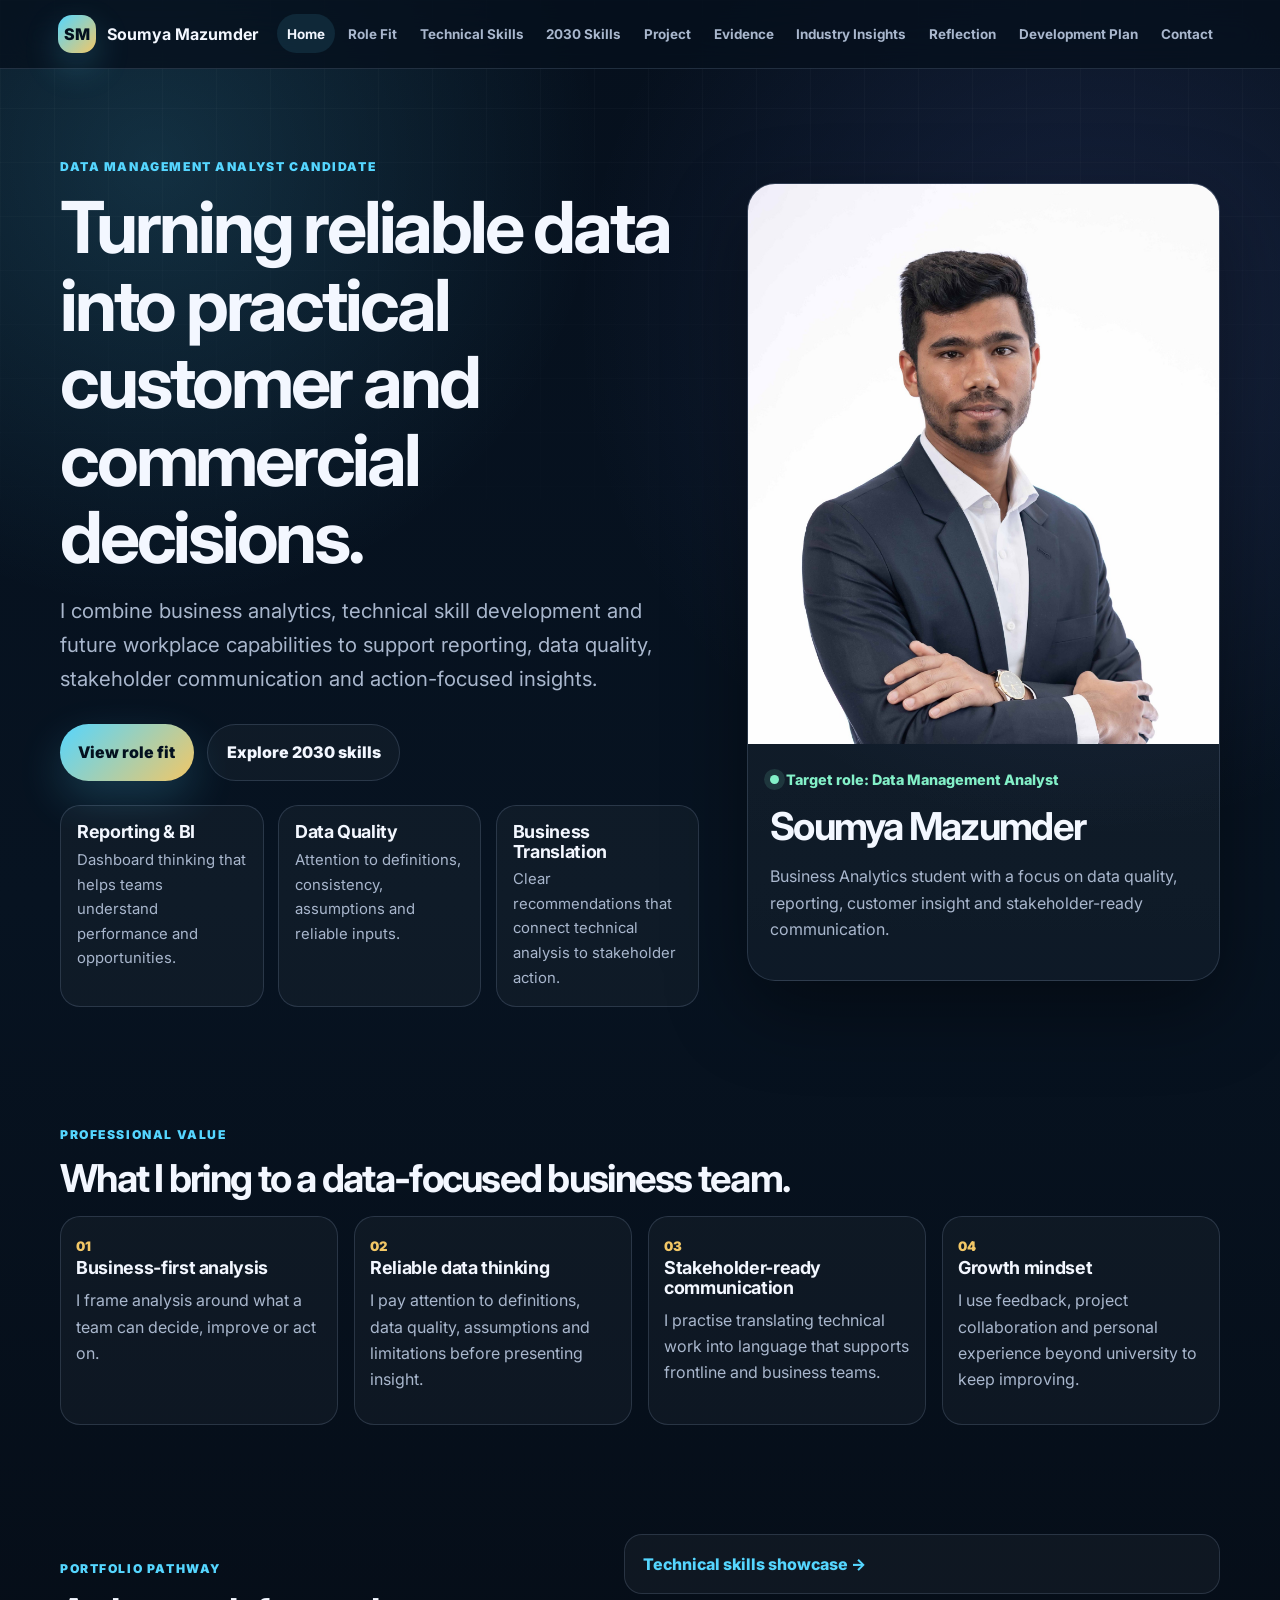
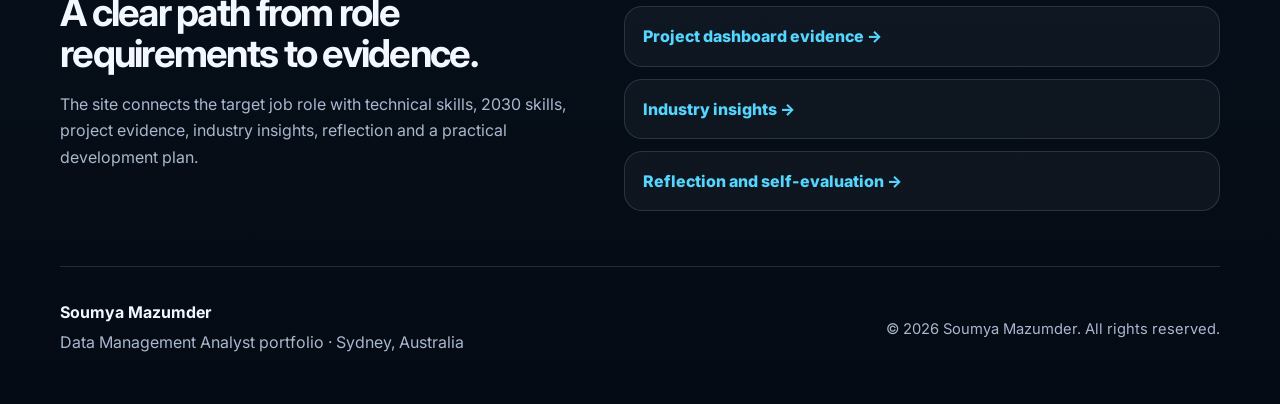
<file: index.html>
<!doctype html>
<html lang="en">
<head>
  <meta charset="utf-8">
  <meta name="viewport" content="width=device-width,initial-scale=1">
  <meta name="description" content="Data Management Analyst portfolio focused on data quality, customer value and stakeholder-ready insight.">
  <title>Professional Portfolio | Soumya Mazumder</title>
  <link rel="preconnect" href="https://fonts.googleapis.com">
  <link rel="preconnect" href="https://fonts.gstatic.com" crossorigin>
  <link href="https://fonts.googleapis.com/css2?family=Inter:wght@400;500;600;700;800;900&display=swap" rel="stylesheet">
  <link rel="stylesheet" href="styles.css">
  <script defer src="script.js"></script>
</head>
<body>
<header class="site-header" id="top">
  <a class="brand" href="index.html" aria-label="Home"><span>SM</span><b>Soumya Mazumder</b></a>
  <button class="menu-toggle" aria-label="Open navigation" aria-expanded="false">☰</button>
  <nav class="nav" aria-label="Main navigation">
    <a href="index.html">Home</a>
    <a href="role-fit.html">Role Fit</a>
    <a href="technical-skills.html">Technical Skills</a>
    <a href="core-skills.html">2030 Skills</a>
    <a href="project.html">Project</a>
    <a href="evidence.html">Evidence</a>
    <a href="industry-insights.html">Industry Insights</a>
    <a href="reflection.html">Reflection</a>
    <a href="development-plan.html">Development Plan</a>
    <a href="contact.html">Contact</a>
  </nav>
</header>
<main>
<section class="hero">
  <div class="hero-copy reveal">
    <p class="eyebrow">Data Management Analyst Candidate</p>
    <h1>Turning reliable data into practical customer and commercial decisions.</h1>
    <p class="lead">I combine business analytics, technical skill development and future workplace capabilities to support reporting, data quality, stakeholder communication and action-focused insights.</p>
    <div class="hero-actions">
      <a class="btn primary magnetic" href="role-fit.html">View role fit</a>
      <a class="btn secondary magnetic" href="core-skills.html">Explore 2030 skills</a>
    </div>
    <div class="capability-snapshot">
      <article><h3>Reporting & BI</h3><p>Dashboard thinking that helps teams understand performance and opportunities.</p></article>
      <article><h3>Data Quality</h3><p>Attention to definitions, consistency, assumptions and reliable inputs.</p></article>
      <article><h3>Business Translation</h3><p>Clear recommendations that connect technical analysis to stakeholder action.</p></article>
    </div>
  </div>
  <aside class="profile-hero reveal">
    <img src="profile.jpg" alt="Professional profile photo of Soumya Mazumder">
    <div>
      <p class="status">Target role: Data Management Analyst</p>
      <h2>Soumya Mazumder</h2>
      <p>Business Analytics student with a focus on data quality, reporting, customer insight and stakeholder-ready communication.</p>
    </div>
  </aside>
</section>

<section class="section reveal">
  <p class="eyebrow">Professional value</p>
  <h2>What I bring to a data-focused business team.</h2>
  <div class="value-grid">
    <article><span>01</span><h3>Business-first analysis</h3><p>I frame analysis around what a team can decide, improve or act on.</p></article>
    <article><span>02</span><h3>Reliable data thinking</h3><p>I pay attention to definitions, data quality, assumptions and limitations before presenting insight.</p></article>
    <article><span>03</span><h3>Stakeholder-ready communication</h3><p>I practise translating technical work into language that supports frontline and business teams.</p></article>
    <article><span>04</span><h3>Growth mindset</h3><p>I use feedback, project collaboration and personal experience beyond university to keep improving.</p></article>
  </div>
</section>

<section class="section two-col reveal">
  <div>
    <p class="eyebrow">Portfolio pathway</p>
    <h2>A clear path from role requirements to evidence.</h2>
    <p>The site connects the target job role with technical skills, 2030 skills, project evidence, industry insights, reflection and a practical development plan.</p>
  </div>
  <div class="quick-links">
    <a href="technical-skills.html">Technical skills showcase →</a>
    <a href="project.html">Project dashboard evidence →</a>
    <a href="industry-insights.html">Industry insights →</a>
    <a href="reflection.html">Reflection and self-evaluation →</a>
  </div>
</section>
</main><footer class="site-footer">
  <div>
    <strong>Soumya Mazumder</strong>
    <p>Data Management Analyst portfolio · Sydney, Australia</p>
  </div>
  <p class="copyright">© 2026 Soumya Mazumder. All rights reserved.</p>
</footer></body></html>
</file>
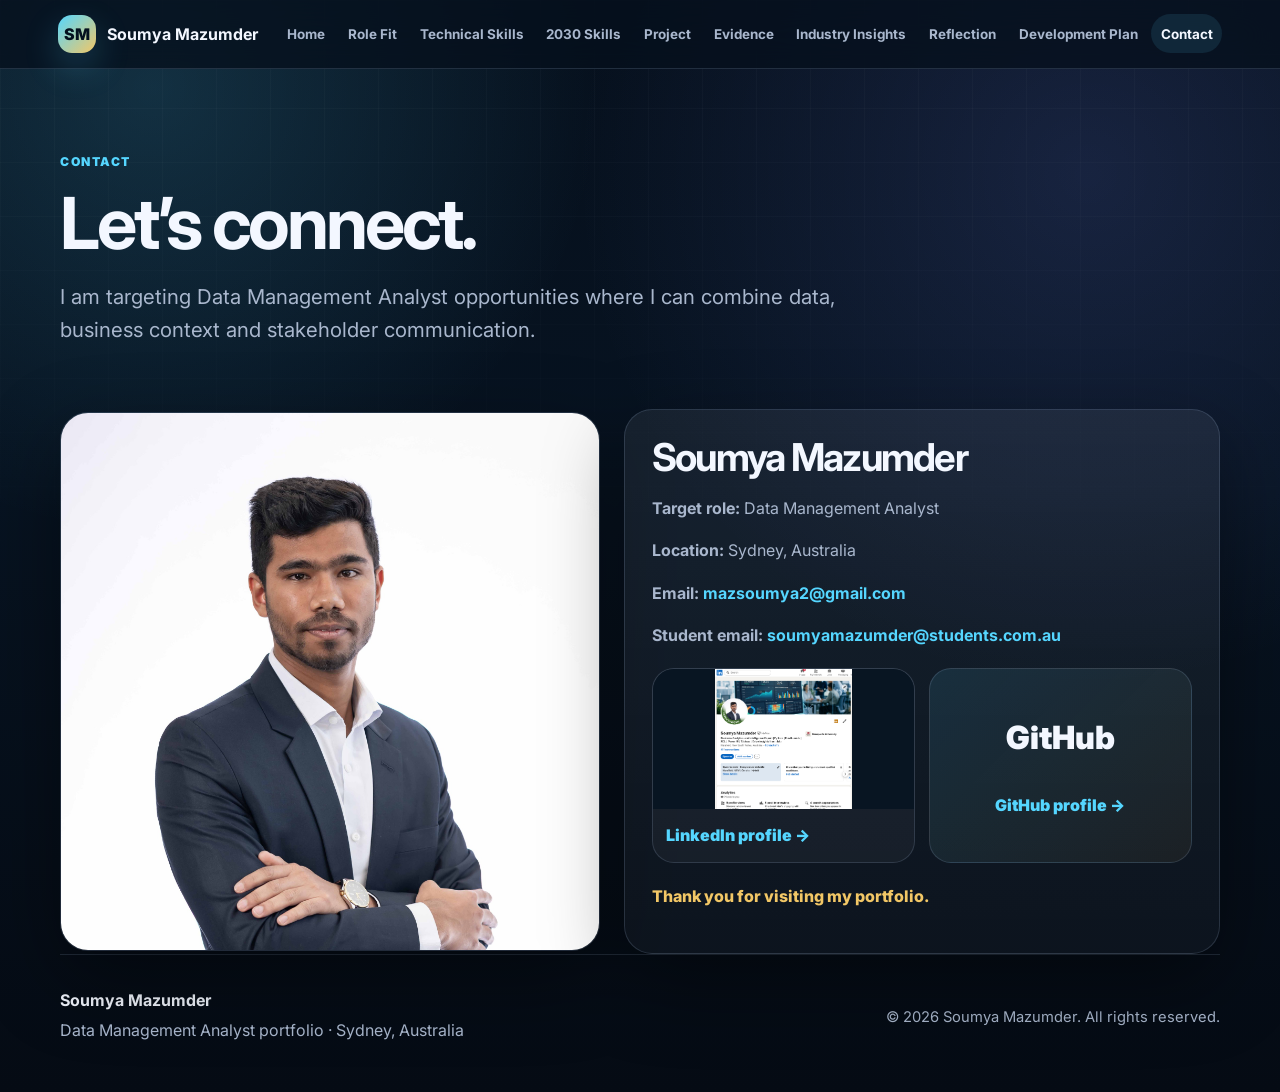
<file: contact.html>
<!doctype html>
<html lang="en">
<head>
  <meta charset="utf-8">
  <meta name="viewport" content="width=device-width,initial-scale=1">
  <meta name="description" content="Contact details for Soumya Mazumder including email, student email, LinkedIn and GitHub.">
  <title>Contact | Soumya Mazumder</title>
  <link rel="preconnect" href="https://fonts.googleapis.com">
  <link rel="preconnect" href="https://fonts.gstatic.com" crossorigin>
  <link href="https://fonts.googleapis.com/css2?family=Inter:wght@400;500;600;700;800;900&display=swap" rel="stylesheet">
  <link rel="stylesheet" href="styles.css">
  <script defer src="script.js"></script>
</head>
<body>
<header class="site-header" id="top">
  <a class="brand" href="index.html" aria-label="Home"><span>SM</span><b>Soumya Mazumder</b></a>
  <button class="menu-toggle" aria-label="Open navigation" aria-expanded="false">☰</button>
  <nav class="nav" aria-label="Main navigation">
    <a href="index.html">Home</a>
    <a href="role-fit.html">Role Fit</a>
    <a href="technical-skills.html">Technical Skills</a>
    <a href="core-skills.html">2030 Skills</a>
    <a href="project.html">Project</a>
    <a href="evidence.html">Evidence</a>
    <a href="industry-insights.html">Industry Insights</a>
    <a href="reflection.html">Reflection</a>
    <a href="development-plan.html">Development Plan</a>
    <a href="contact.html">Contact</a>
  </nav>
</header>
<main>
<section class="page-hero reveal">
  <p class="eyebrow">Contact</p>
  <h1>Let’s connect.</h1>
  <p class="lead">I am targeting Data Management Analyst opportunities where I can combine data, business context and stakeholder communication.</p>
</section>

<section class="contact-layout reveal">
  <div class="contact-photo"><img src="profile.jpg" alt="Profile photo of Soumya Mazumder"></div>
  <div class="contact-card">
    <h2>Soumya Mazumder</h2>
    <p><strong>Target role:</strong> Data Management Analyst</p>
    <p><strong>Location:</strong> Sydney, Australia</p>
    <p><strong>Email:</strong> <a href="mailto:mazsoumya2@gmail.com">mazsoumya2@gmail.com</a></p>
    <p><strong>Student email:</strong> <a href="mailto:soumyamazumder@students.com.au">soumyamazumder@students.com.au</a></p>
    <div class="social-cards">
      <a href="https://www.linkedin.com/in/soumya-mazumder-3bb89622b/" target="_blank" rel="noopener" class="social-card image-link"><img src="linkedin-profile.png" alt="LinkedIn profile screenshot"><span>LinkedIn profile →</span></a>
      <a href="https://github.com/Soumyaengineer" target="_blank" rel="noopener" class="social-card github-card"><span class="github-icon">GitHub</span><span>GitHub profile →</span></a>
    </div>
    <p class="visit-note">Thank you for visiting my portfolio.</p>
  </div>
</section>
</main><footer class="site-footer">
  <div>
    <strong>Soumya Mazumder</strong>
    <p>Data Management Analyst portfolio · Sydney, Australia</p>
  </div>
  <p class="copyright">© 2026 Soumya Mazumder. All rights reserved.</p>
</footer></body></html>
</file>
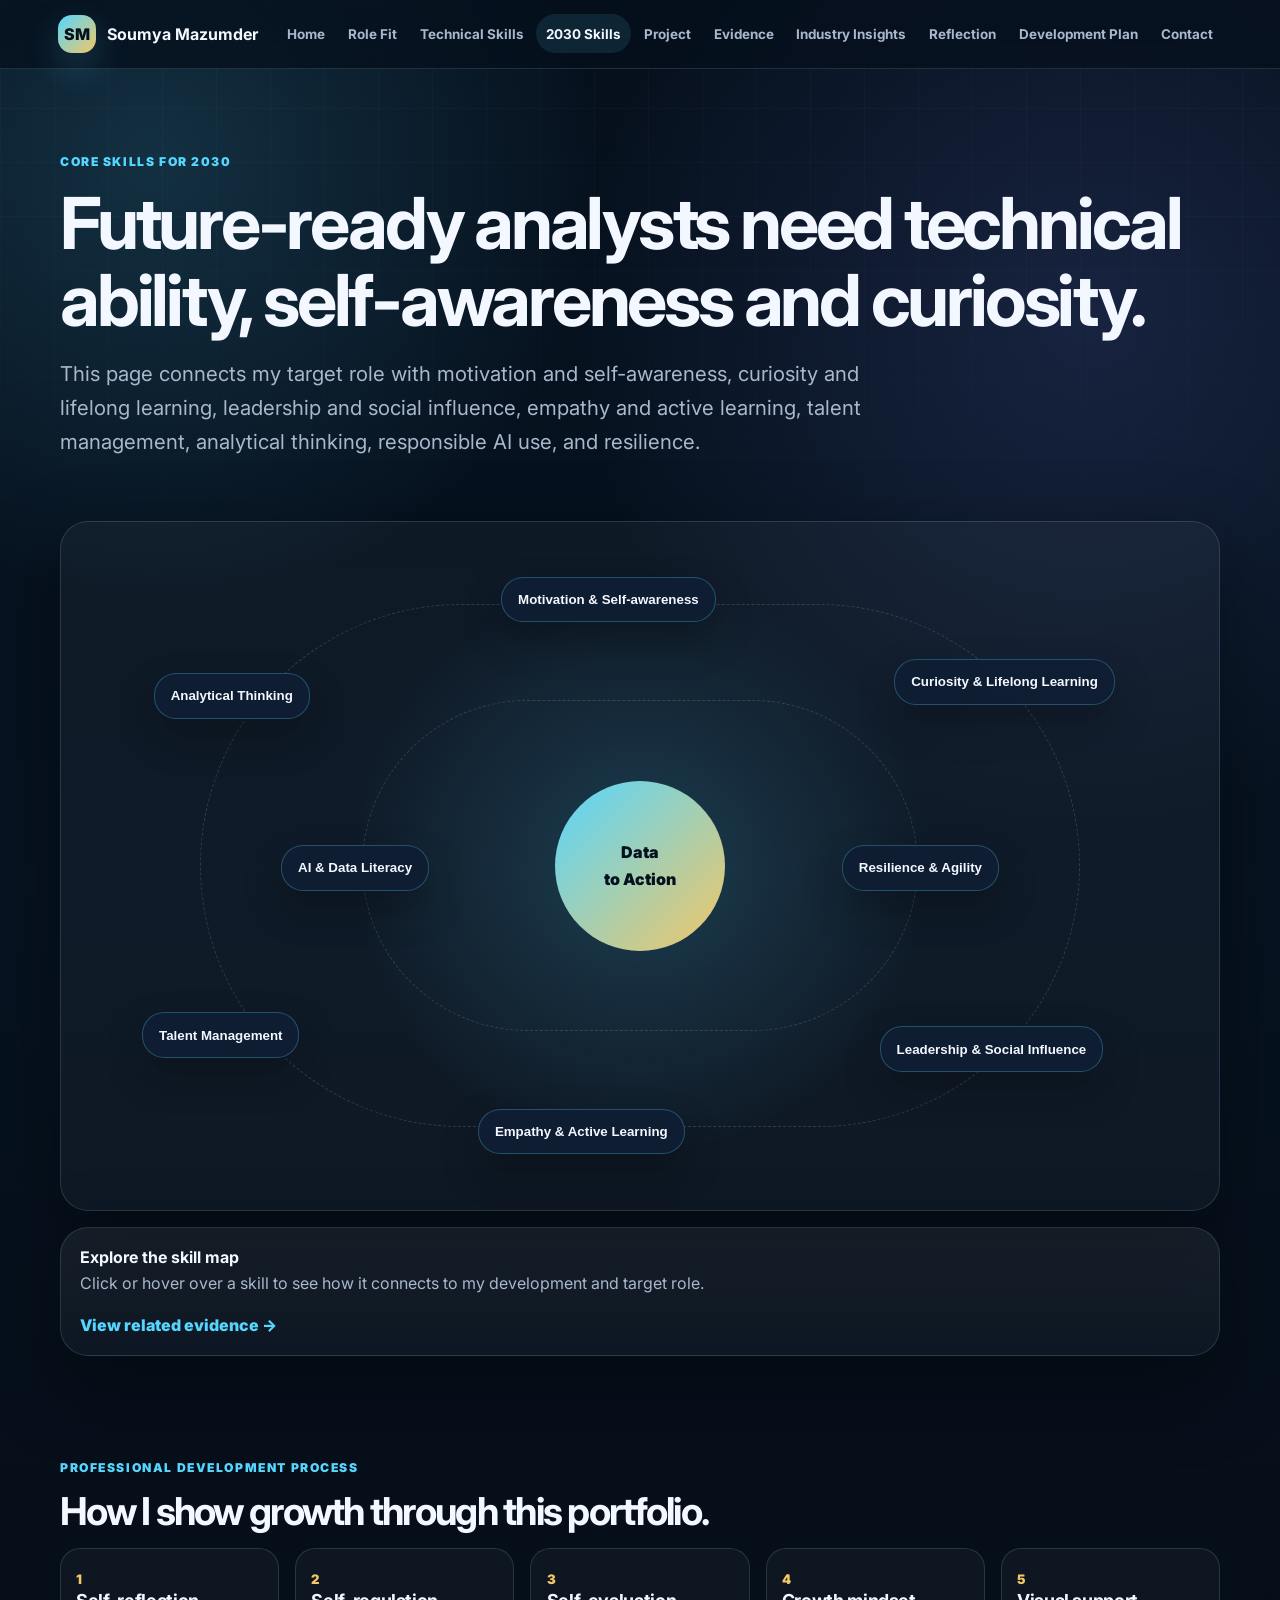
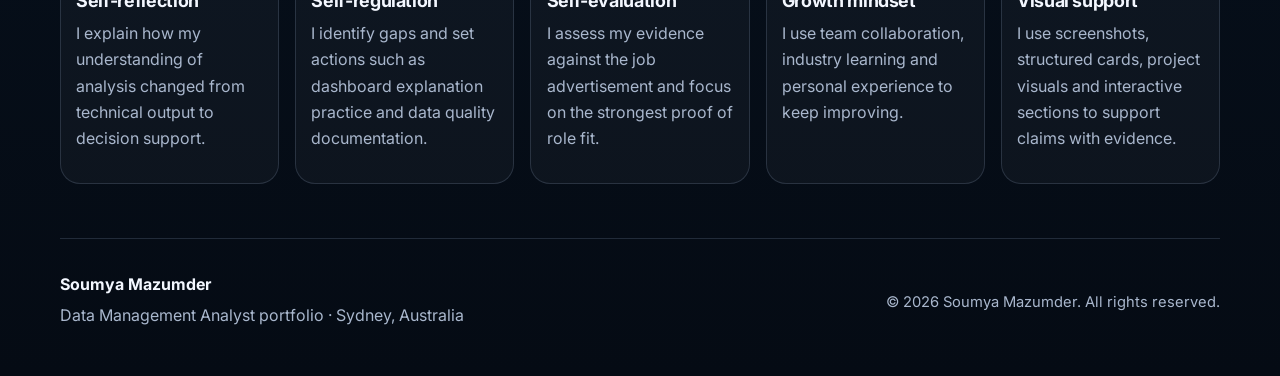
<file: core-skills.html>
<!doctype html>
<html lang="en">
<head>
  <meta charset="utf-8">
  <meta name="viewport" content="width=device-width,initial-scale=1">
  <meta name="description" content="Core skills for 2030 aligned with professional development and Data Management Analyst role.">
  <title>2030 Skills | Soumya Mazumder</title>
  <link rel="preconnect" href="https://fonts.googleapis.com">
  <link rel="preconnect" href="https://fonts.gstatic.com" crossorigin>
  <link href="https://fonts.googleapis.com/css2?family=Inter:wght@400;500;600;700;800;900&display=swap" rel="stylesheet">
  <link rel="stylesheet" href="styles.css">
  <script defer src="script.js"></script>
</head>
<body>
<header class="site-header" id="top">
  <a class="brand" href="index.html" aria-label="Home"><span>SM</span><b>Soumya Mazumder</b></a>
  <button class="menu-toggle" aria-label="Open navigation" aria-expanded="false">☰</button>
  <nav class="nav" aria-label="Main navigation">
    <a href="index.html">Home</a>
    <a href="role-fit.html">Role Fit</a>
    <a href="technical-skills.html">Technical Skills</a>
    <a href="core-skills.html">2030 Skills</a>
    <a href="project.html">Project</a>
    <a href="evidence.html">Evidence</a>
    <a href="industry-insights.html">Industry Insights</a>
    <a href="reflection.html">Reflection</a>
    <a href="development-plan.html">Development Plan</a>
    <a href="contact.html">Contact</a>
  </nav>
</header>
<main>
<section class="page-hero reveal">
  <p class="eyebrow">Core skills for 2030</p>
  <h1>Future-ready analysts need technical ability, self-awareness and curiosity.</h1>
  <p class="lead">This page connects my target role with motivation and self-awareness, curiosity and lifelong learning, leadership and social influence, empathy and active learning, talent management, analytical thinking, responsible AI use, and resilience.</p>
</section>

<section class="skill-orbit reveal" aria-label="Interactive 2030 skills map">
  <div class="orbit-core">Data<br>to Action</div>
  <button class="orbit-node n1" data-link="reflection.html" data-info="Self-awareness helps me identify gaps in communication, confidence and technical fluency. In the target role, it helps me keep improving instead of assuming my first output is enough.">Motivation & Self-awareness</button>
  <button class="orbit-node n2" data-link="development-plan.html" data-info="Curiosity keeps me learning beyond university through certificates, projects and practice. It supports the role because data tools, customer expectations and reporting needs keep changing.">Curiosity & Lifelong Learning</button>
  <button class="orbit-node n3" data-link="project.html" data-info="Leadership and influence matter when analysis needs to guide team decisions. In project work, I practise explaining why a recommendation matters and how it can be used.">Leadership & Social Influence</button>
  <button class="orbit-node n4" data-link="project.html" data-info="Empathy and active learning help me understand stakeholder needs before proposing a dashboard or recommendation. This matters for frontline adoption of data insights.">Empathy & Active Learning</button>
  <button class="orbit-node n5" data-link="evidence.html" data-info="Talent management connects to recognising team strengths, contributing where I add value and respecting the different skills people bring to a project.">Talent Management</button>
  <button class="orbit-node n6" data-link="technical-skills.html" data-info="Analytical thinking helps me turn raw information into evidence-based recommendations. It supports SQL, reporting, data quality and business interpretation.">Analytical Thinking</button>
  <button class="orbit-node n7" data-link="industry-insights.html" data-info="AI and data literacy require professional scepticism, model sense-checking and responsible use of technology before recommending action.">AI & Data Literacy</button>
  <button class="orbit-node n8" data-link="reflection.html" data-info="Resilience and agility help me respond to feedback, changing priorities and uncertainty while continuing to improve my work.">Resilience & Agility</button>
</section>
<div class="tooltip-card reveal" id="skillTooltip">
  <strong>Explore the skill map</strong>
  <p>Click or hover over a skill to see how it connects to my development and target role.</p>
  <a href="project.html" id="skillLink">View related evidence →</a>
</div>

<section class="section reveal">
  <p class="eyebrow">Professional development process</p>
  <h2>How I show growth through this portfolio.</h2>
  <div class="process-grid">
    <article><span>1</span><h3>Self-reflection</h3><p>I explain how my understanding of analysis changed from technical output to decision support.</p></article>
    <article><span>2</span><h3>Self-regulation</h3><p>I identify gaps and set actions such as dashboard explanation practice and data quality documentation.</p></article>
    <article><span>3</span><h3>Self-evaluation</h3><p>I assess my evidence against the job advertisement and focus on the strongest proof of role fit.</p></article>
    <article><span>4</span><h3>Growth mindset</h3><p>I use team collaboration, industry learning and personal experience to keep improving.</p></article>
    <article><span>5</span><h3>Visual support</h3><p>I use screenshots, structured cards, project visuals and interactive sections to support claims with evidence.</p></article>
  </div>
</section>
</main><footer class="site-footer">
  <div>
    <strong>Soumya Mazumder</strong>
    <p>Data Management Analyst portfolio · Sydney, Australia</p>
  </div>
  <p class="copyright">© 2026 Soumya Mazumder. All rights reserved.</p>
</footer></body></html>
</file>
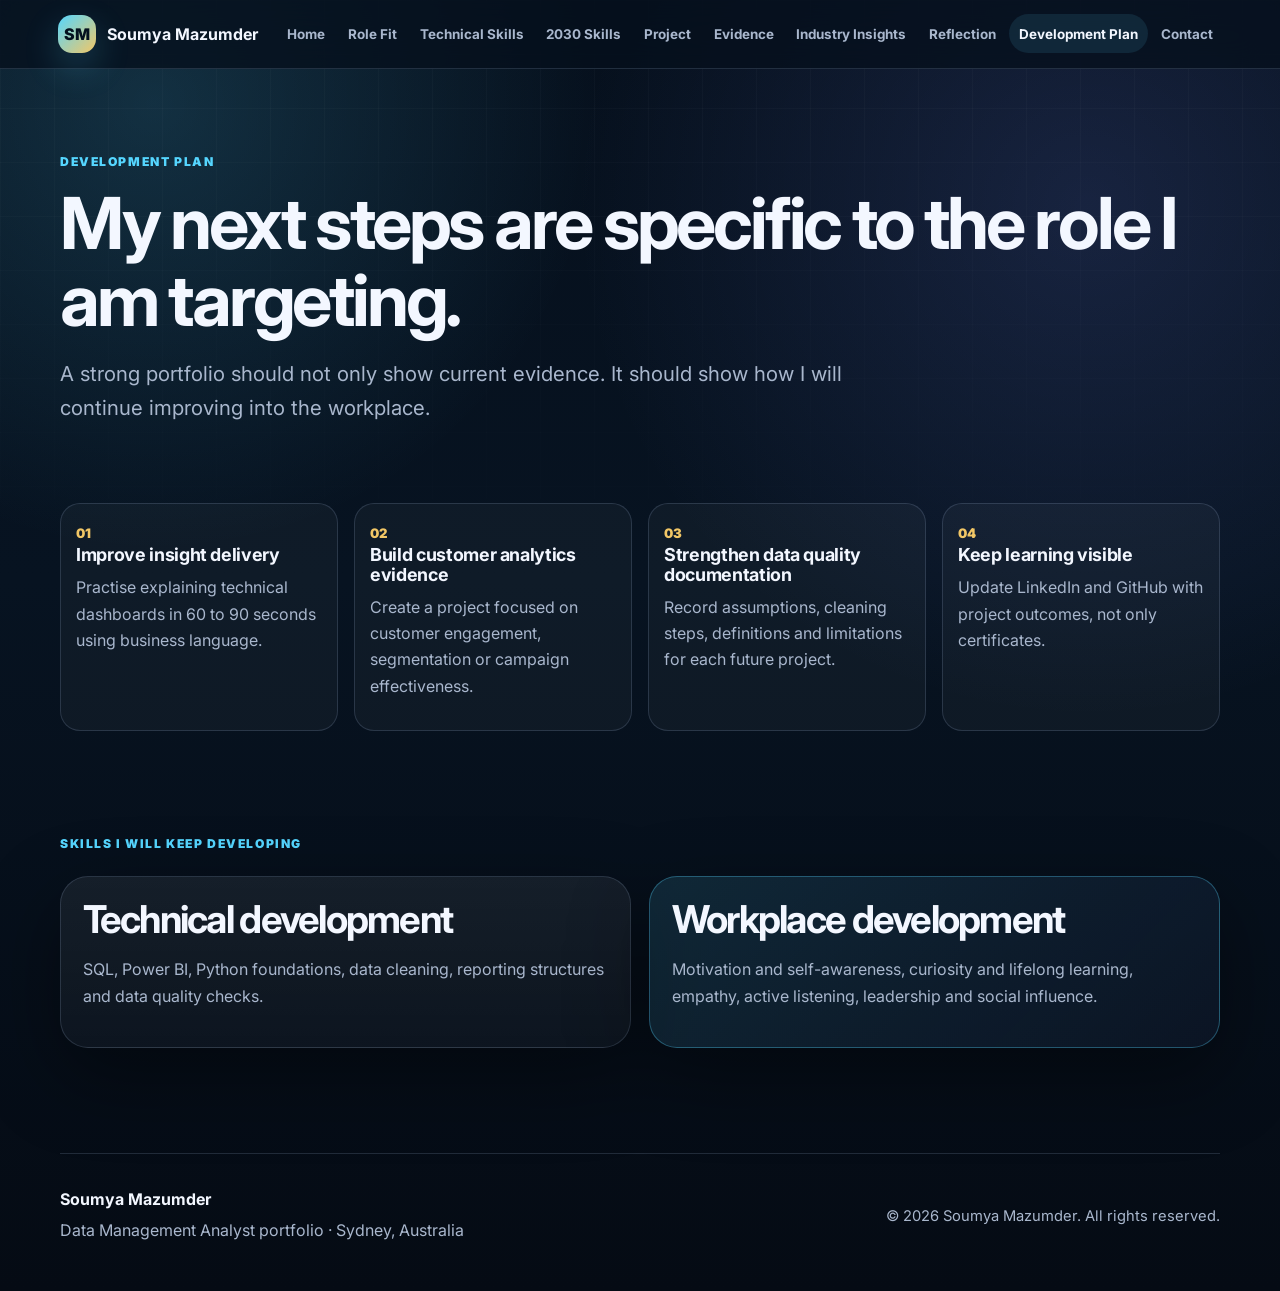
<file: development-plan.html>
<!doctype html>
<html lang="en">
<head>
  <meta charset="utf-8">
  <meta name="viewport" content="width=device-width,initial-scale=1">
  <meta name="description" content="Future development plan for Data Management Analyst role.">
  <title>Development Plan | Soumya Mazumder</title>
  <link rel="preconnect" href="https://fonts.googleapis.com">
  <link rel="preconnect" href="https://fonts.gstatic.com" crossorigin>
  <link href="https://fonts.googleapis.com/css2?family=Inter:wght@400;500;600;700;800;900&display=swap" rel="stylesheet">
  <link rel="stylesheet" href="styles.css">
  <script defer src="script.js"></script>
</head>
<body>
<header class="site-header" id="top">
  <a class="brand" href="index.html" aria-label="Home"><span>SM</span><b>Soumya Mazumder</b></a>
  <button class="menu-toggle" aria-label="Open navigation" aria-expanded="false">☰</button>
  <nav class="nav" aria-label="Main navigation">
    <a href="index.html">Home</a>
    <a href="role-fit.html">Role Fit</a>
    <a href="technical-skills.html">Technical Skills</a>
    <a href="core-skills.html">2030 Skills</a>
    <a href="project.html">Project</a>
    <a href="evidence.html">Evidence</a>
    <a href="industry-insights.html">Industry Insights</a>
    <a href="reflection.html">Reflection</a>
    <a href="development-plan.html">Development Plan</a>
    <a href="contact.html">Contact</a>
  </nav>
</header>
<main>
<section class="page-hero reveal">
  <p class="eyebrow">Development plan</p>
  <h1>My next steps are specific to the role I am targeting.</h1>
  <p class="lead">A strong portfolio should not only show current evidence. It should show how I will continue improving into the workplace.</p>
</section>

<section class="roadmap reveal">
  <div class="road-step"><span>01</span><h3>Improve insight delivery</h3><p>Practise explaining technical dashboards in 60 to 90 seconds using business language.</p></div>
  <div class="road-step"><span>02</span><h3>Build customer analytics evidence</h3><p>Create a project focused on customer engagement, segmentation or campaign effectiveness.</p></div>
  <div class="road-step"><span>03</span><h3>Strengthen data quality documentation</h3><p>Record assumptions, cleaning steps, definitions and limitations for each future project.</p></div>
  <div class="road-step"><span>04</span><h3>Keep learning visible</h3><p>Update LinkedIn and GitHub with project outcomes, not only certificates.</p></div>
</section>

<section class="section reveal">
  <p class="eyebrow">Skills I will keep developing</p>
  <div class="grid two">
    <article class="card"><h2>Technical development</h2><p>SQL, Power BI, Python foundations, data cleaning, reporting structures and data quality checks.</p></article>
    <article class="card accent"><h2>Workplace development</h2><p>Motivation and self-awareness, curiosity and lifelong learning, empathy, active listening, leadership and social influence.</p></article>
  </div>
</section>
</main><footer class="site-footer">
  <div>
    <strong>Soumya Mazumder</strong>
    <p>Data Management Analyst portfolio · Sydney, Australia</p>
  </div>
  <p class="copyright">© 2026 Soumya Mazumder. All rights reserved.</p>
</footer></body></html>
</file>
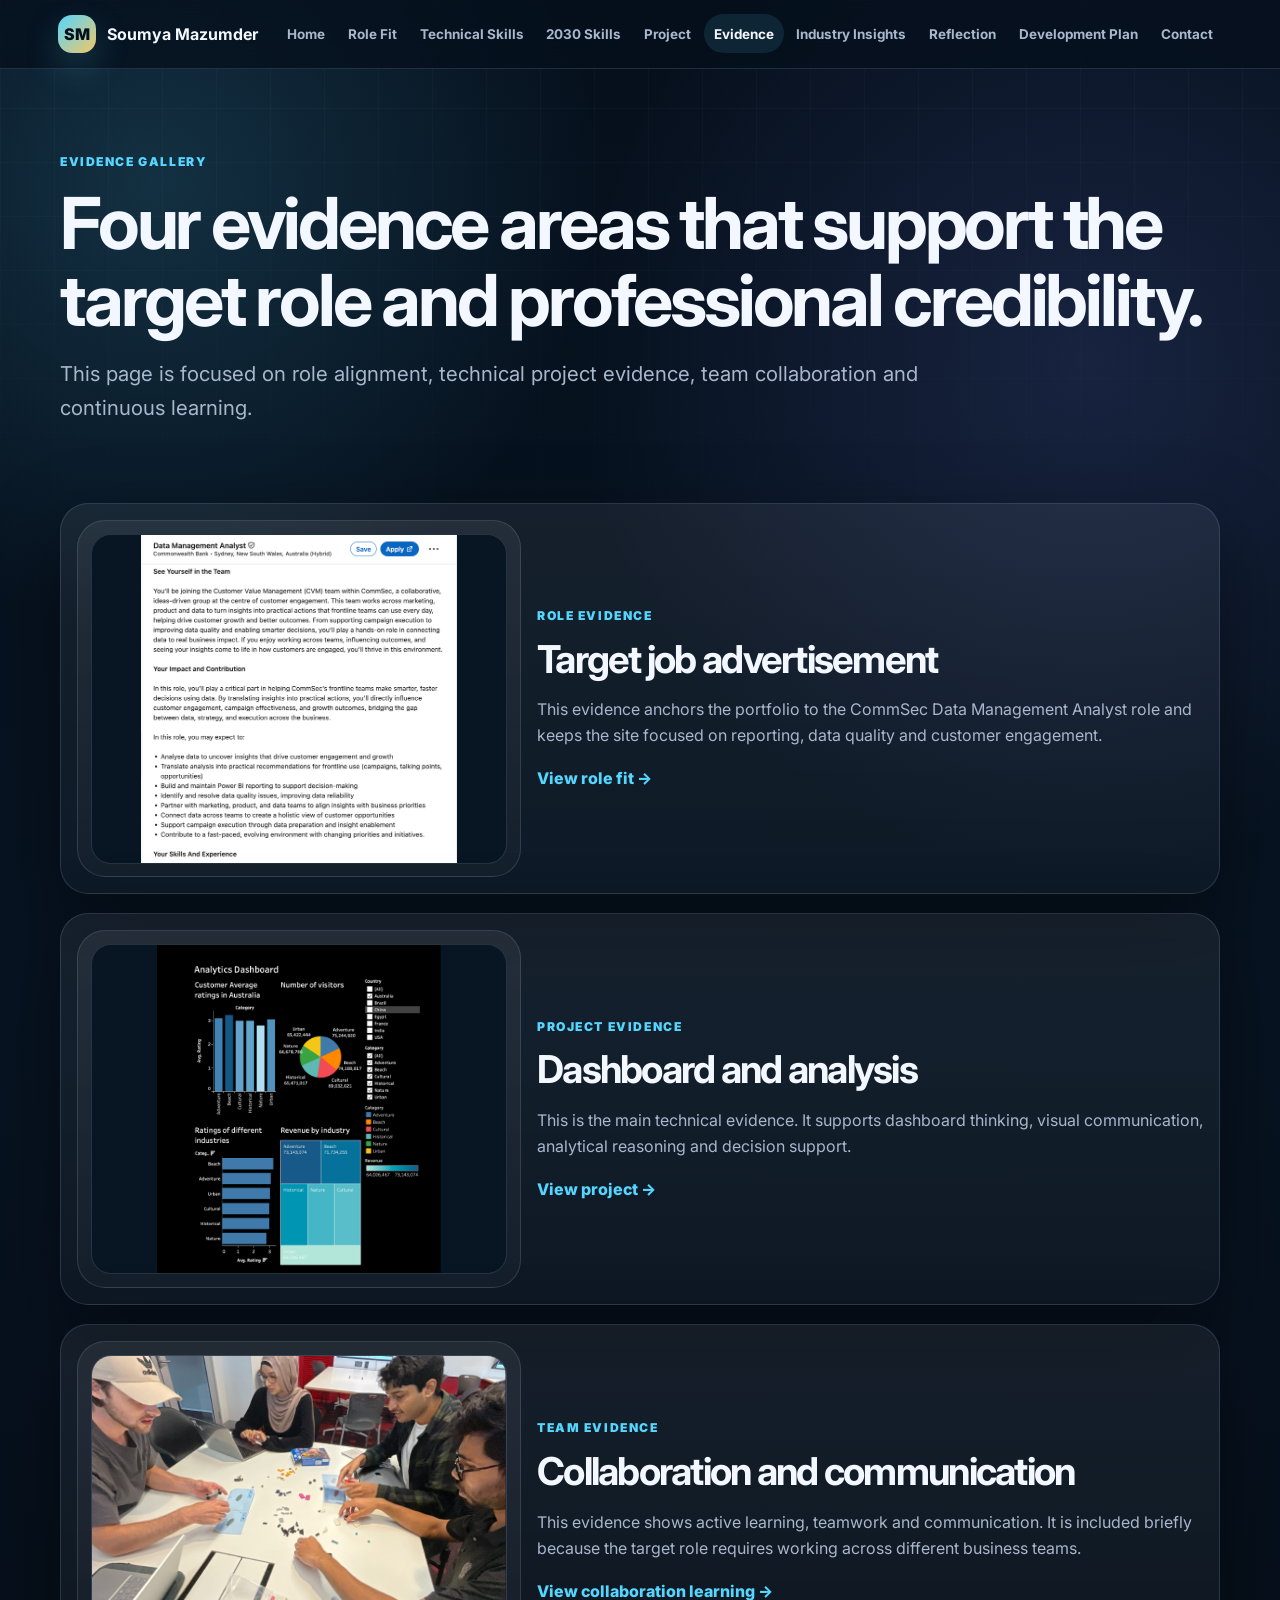
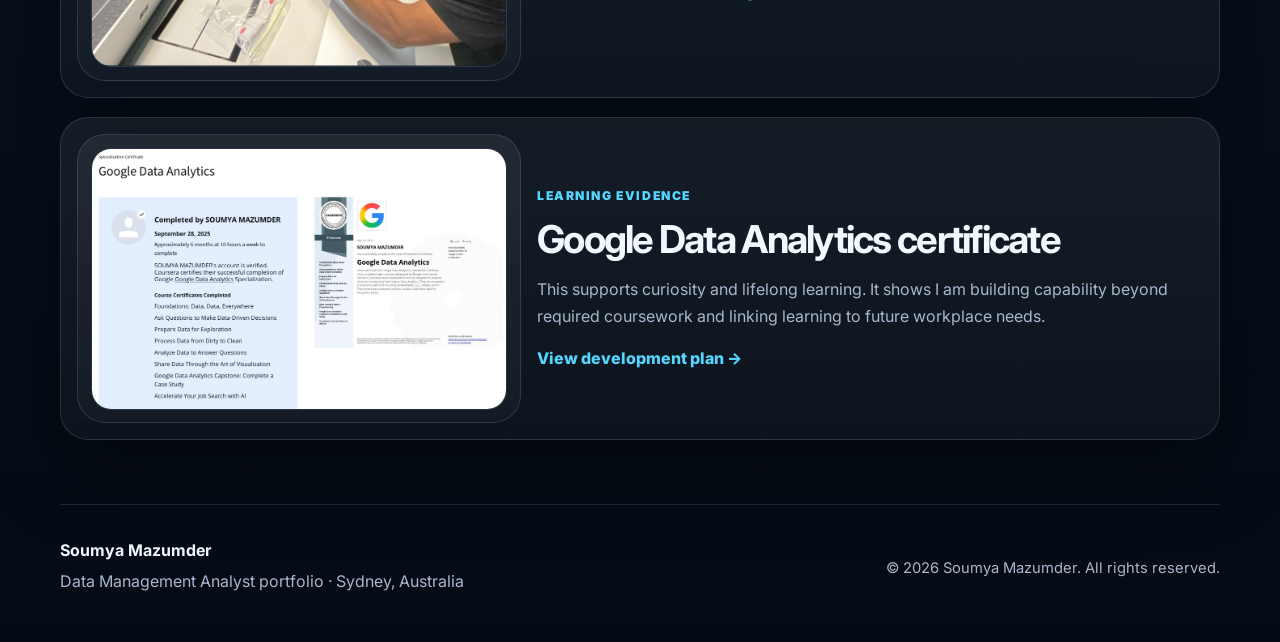
<file: evidence.html>
<!doctype html>
<html lang="en">
<head>
  <meta charset="utf-8">
  <meta name="viewport" content="width=device-width,initial-scale=1">
  <meta name="description" content="Evidence gallery showing job role evidence, team collaboration, project dashboard and learning evidence.">
  <title>Evidence | Soumya Mazumder</title>
  <link rel="preconnect" href="https://fonts.googleapis.com">
  <link rel="preconnect" href="https://fonts.gstatic.com" crossorigin>
  <link href="https://fonts.googleapis.com/css2?family=Inter:wght@400;500;600;700;800;900&display=swap" rel="stylesheet">
  <link rel="stylesheet" href="styles.css">
  <script defer src="script.js"></script>
</head>
<body>
<header class="site-header" id="top">
  <a class="brand" href="index.html" aria-label="Home"><span>SM</span><b>Soumya Mazumder</b></a>
  <button class="menu-toggle" aria-label="Open navigation" aria-expanded="false">☰</button>
  <nav class="nav" aria-label="Main navigation">
    <a href="index.html">Home</a>
    <a href="role-fit.html">Role Fit</a>
    <a href="technical-skills.html">Technical Skills</a>
    <a href="core-skills.html">2030 Skills</a>
    <a href="project.html">Project</a>
    <a href="evidence.html">Evidence</a>
    <a href="industry-insights.html">Industry Insights</a>
    <a href="reflection.html">Reflection</a>
    <a href="development-plan.html">Development Plan</a>
    <a href="contact.html">Contact</a>
  </nav>
</header>
<main>
<section class="page-hero reveal">
  <p class="eyebrow">Evidence gallery</p>
  <h1>Four evidence areas that support the target role and professional credibility.</h1>
  <p class="lead">This page is focused on role alignment, technical project evidence, team collaboration and continuous learning.</p>
</section>

<section class="evidence-four reveal">
  <article class="evidence-card">
    <a href="role-fit.html" class="image-frame contain"><img src="job-ad.png" alt="Job advertisement screenshot"></a>
    <div><p class="eyebrow">Role evidence</p><h2>Target job advertisement</h2><p>This evidence anchors the portfolio to the CommSec Data Management Analyst role and keeps the site focused on reporting, data quality and customer engagement.</p><a class="text-link" href="role-fit.html">View role fit →</a></div>
  </article>

  <article class="evidence-card">
    <a href="project.html" class="image-frame contain"><img src="project-dashboard.png" alt="Project dashboard screenshot"></a>
    <div><p class="eyebrow">Project evidence</p><h2>Dashboard and analysis</h2><p>This is the main technical evidence. It supports dashboard thinking, visual communication, analytical reasoning and decision support.</p><a class="text-link" href="project.html">View project →</a></div>
  </article>

  <article class="evidence-card">
    <a href="project.html" class="image-frame"><img src="team-discussion.png" alt="Team discussion and collaboration evidence"></a>
    <div><p class="eyebrow">Team evidence</p><h2>Collaboration and communication</h2><p>This evidence shows active learning, teamwork and communication. It is included briefly because the target role requires working across different business teams.</p><a class="text-link" href="project.html">View collaboration learning →</a></div>
  </article>

  <article class="evidence-card">
    <a href="development-plan.html" class="image-frame contain"><img src="google-certificate.png" alt="Google Data Analytics certificate"></a>
    <div><p class="eyebrow">Learning evidence</p><h2>Google Data Analytics certificate</h2><p>This supports curiosity and lifelong learning. It shows I am building capability beyond required coursework and linking learning to future workplace needs.</p><a class="text-link" href="development-plan.html">View development plan →</a></div>
  </article>
</section>
</main><footer class="site-footer">
  <div>
    <strong>Soumya Mazumder</strong>
    <p>Data Management Analyst portfolio · Sydney, Australia</p>
  </div>
  <p class="copyright">© 2026 Soumya Mazumder. All rights reserved.</p>
</footer></body></html>
</file>
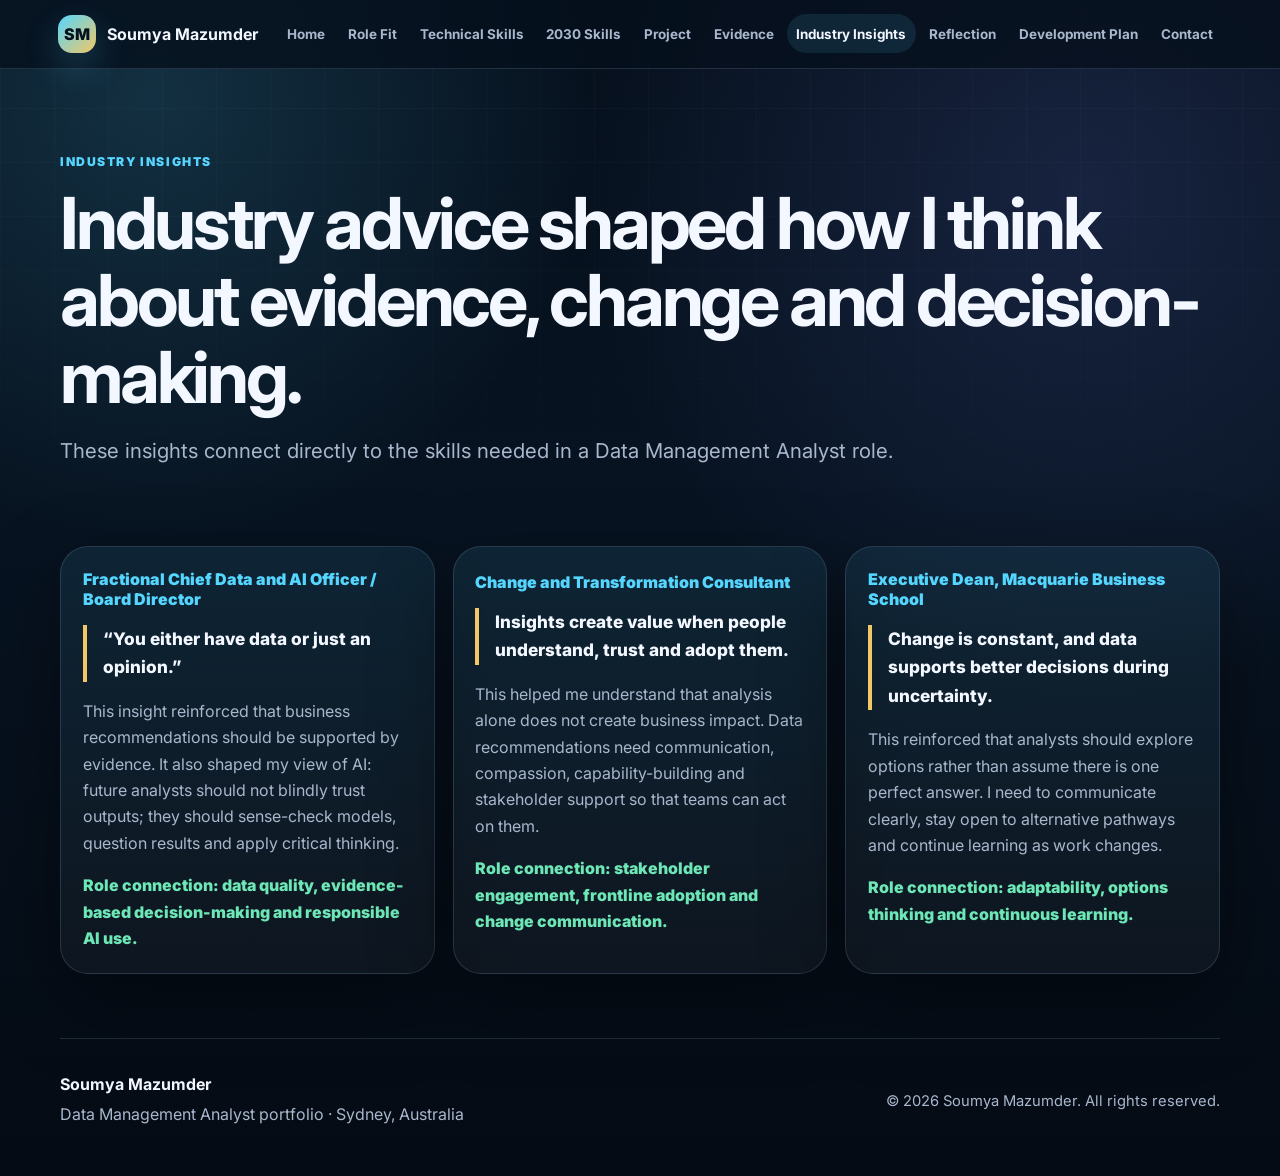
<file: industry-insights.html>
<!doctype html>
<html lang="en">
<head>
  <meta charset="utf-8">
  <meta name="viewport" content="width=device-width,initial-scale=1">
  <meta name="description" content="Industry insights connected to data, AI scepticism, change and continuous learning.">
  <title>Industry Insights | Soumya Mazumder</title>
  <link rel="preconnect" href="https://fonts.googleapis.com">
  <link rel="preconnect" href="https://fonts.gstatic.com" crossorigin>
  <link href="https://fonts.googleapis.com/css2?family=Inter:wght@400;500;600;700;800;900&display=swap" rel="stylesheet">
  <link rel="stylesheet" href="styles.css">
  <script defer src="script.js"></script>
</head>
<body>
<header class="site-header" id="top">
  <a class="brand" href="index.html" aria-label="Home"><span>SM</span><b>Soumya Mazumder</b></a>
  <button class="menu-toggle" aria-label="Open navigation" aria-expanded="false">☰</button>
  <nav class="nav" aria-label="Main navigation">
    <a href="index.html">Home</a>
    <a href="role-fit.html">Role Fit</a>
    <a href="technical-skills.html">Technical Skills</a>
    <a href="core-skills.html">2030 Skills</a>
    <a href="project.html">Project</a>
    <a href="evidence.html">Evidence</a>
    <a href="industry-insights.html">Industry Insights</a>
    <a href="reflection.html">Reflection</a>
    <a href="development-plan.html">Development Plan</a>
    <a href="contact.html">Contact</a>
  </nav>
</header>
<main>
<section class="page-hero reveal">
  <p class="eyebrow">Industry insights</p>
  <h1>Industry advice shaped how I think about evidence, change and decision-making.</h1>
  <p class="lead">These insights connect directly to the skills needed in a Data Management Analyst role.</p>
</section>

<section class="insight-grid reveal">
  <article class="insight-card">
    <a class="insight-title" href="https://www.linkedin.com/in/gladwinmendez/" target="_blank" rel="noopener">Fractional Chief Data and AI Officer / Board Director</a>
    <blockquote>“You either have data or just an opinion.”</blockquote>
    <p>This insight reinforced that business recommendations should be supported by evidence. It also shaped my view of AI: future analysts should not blindly trust outputs; they should sense-check models, question results and apply critical thinking.</p>
    <span class="role-connection">Role connection: data quality, evidence-based decision-making and responsible AI use.</span>
  </article>
  <article class="insight-card">
    <a class="insight-title" href="https://www.linkedin.com/in/natalie-de-carvalho-3a71834" target="_blank" rel="noopener">Change and Transformation Consultant</a>
    <blockquote>Insights create value when people understand, trust and adopt them.</blockquote>
    <p>This helped me understand that analysis alone does not create business impact. Data recommendations need communication, compassion, capability-building and stakeholder support so that teams can act on them.</p>
    <span class="role-connection">Role connection: stakeholder engagement, frontline adoption and change communication.</span>
  </article>
  <article class="insight-card">
    <a class="insight-title" href="https://www.linkedin.com/in/leonie-tickle-835081b/" target="_blank" rel="noopener">Executive Dean, Macquarie Business School</a>
    <blockquote>Change is constant, and data supports better decisions during uncertainty.</blockquote>
    <p>This reinforced that analysts should explore options rather than assume there is one perfect answer. I need to communicate clearly, stay open to alternative pathways and continue learning as work changes.</p>
    <span class="role-connection">Role connection: adaptability, options thinking and continuous learning.</span>
  </article>
</section>
</main><footer class="site-footer">
  <div>
    <strong>Soumya Mazumder</strong>
    <p>Data Management Analyst portfolio · Sydney, Australia</p>
  </div>
  <p class="copyright">© 2026 Soumya Mazumder. All rights reserved.</p>
</footer></body></html>
</file>
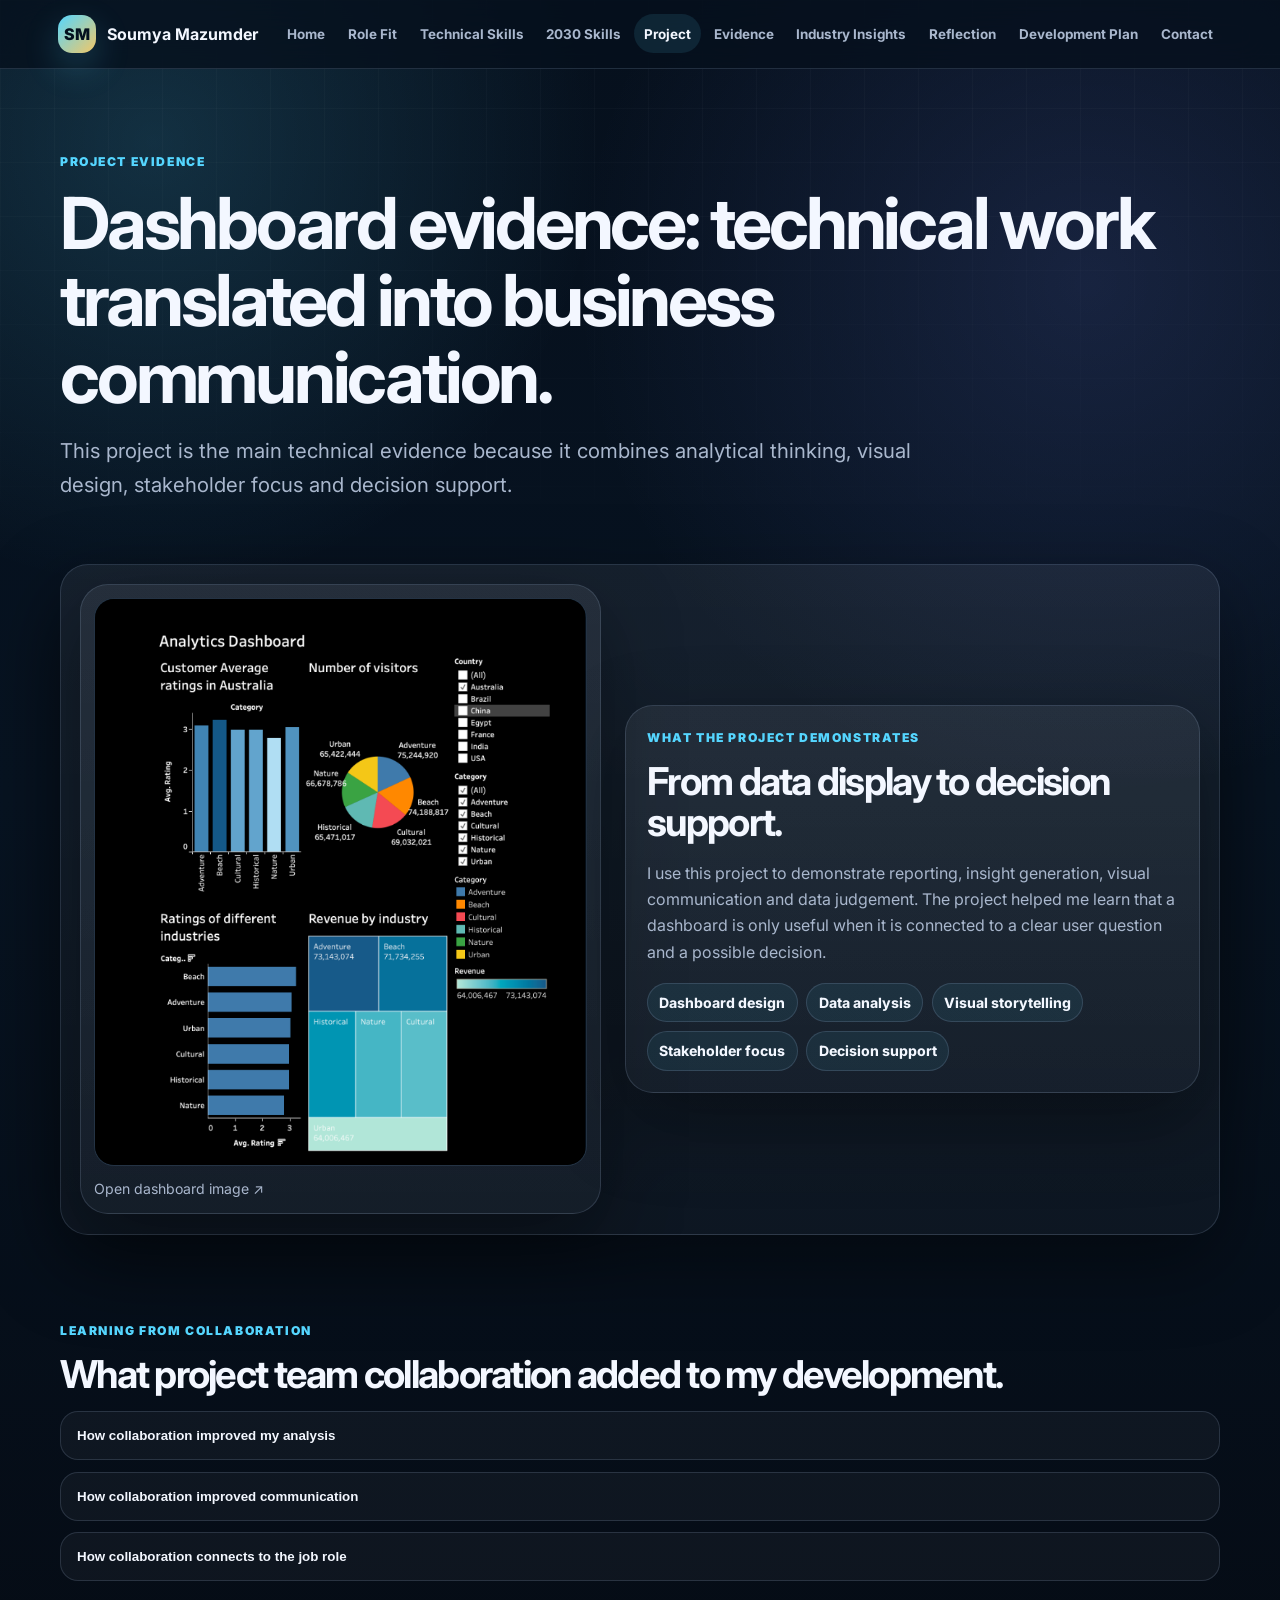
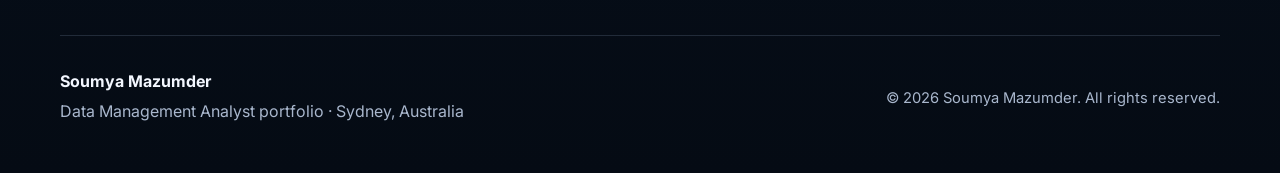
<file: project.html>
<!doctype html>
<html lang="en">
<head>
  <meta charset="utf-8">
  <meta name="viewport" content="width=device-width,initial-scale=1">
  <meta name="description" content="Project dashboard evidence aligned with Data Management Analyst technical and business skills.">
  <title>Project | Soumya Mazumder</title>
  <link rel="preconnect" href="https://fonts.googleapis.com">
  <link rel="preconnect" href="https://fonts.gstatic.com" crossorigin>
  <link href="https://fonts.googleapis.com/css2?family=Inter:wght@400;500;600;700;800;900&display=swap" rel="stylesheet">
  <link rel="stylesheet" href="styles.css">
  <script defer src="script.js"></script>
</head>
<body>
<header class="site-header" id="top">
  <a class="brand" href="index.html" aria-label="Home"><span>SM</span><b>Soumya Mazumder</b></a>
  <button class="menu-toggle" aria-label="Open navigation" aria-expanded="false">☰</button>
  <nav class="nav" aria-label="Main navigation">
    <a href="index.html">Home</a>
    <a href="role-fit.html">Role Fit</a>
    <a href="technical-skills.html">Technical Skills</a>
    <a href="core-skills.html">2030 Skills</a>
    <a href="project.html">Project</a>
    <a href="evidence.html">Evidence</a>
    <a href="industry-insights.html">Industry Insights</a>
    <a href="reflection.html">Reflection</a>
    <a href="development-plan.html">Development Plan</a>
    <a href="contact.html">Contact</a>
  </nav>
</header>
<main>
<section class="page-hero reveal">
  <p class="eyebrow">Project evidence</p>
  <h1>Dashboard evidence: technical work translated into business communication.</h1>
  <p class="lead">This project is the main technical evidence because it combines analytical thinking, visual design, stakeholder focus and decision support.</p>
</section>

<section class="project-layout reveal">
  <a href="project-dashboard.png" target="_blank" class="image-frame contain dashboard-link">
    <img src="project-dashboard.png" alt="Project dashboard screenshot">
    <span>Open dashboard image ↗</span>
  </a>
  <div class="card">
    <p class="eyebrow">What the project demonstrates</p>
    <h2>From data display to decision support.</h2>
    <p>I use this project to demonstrate reporting, insight generation, visual communication and data judgement. The project helped me learn that a dashboard is only useful when it is connected to a clear user question and a possible decision.</p>
    <div class="tags"><span>Dashboard design</span><span>Data analysis</span><span>Visual storytelling</span><span>Stakeholder focus</span><span>Decision support</span></div>
  </div>
</section>

<section class="section reveal">
  <p class="eyebrow">Learning from collaboration</p>
  <h2>What project team collaboration added to my development.</h2>
  <div class="accordion">
    <button class="accordion-btn">How collaboration improved my analysis</button>
    <div class="accordion-panel"><p>Working in a team helped me understand that different people notice different issues in a dataset or dashboard. This improved my willingness to listen, revise and explain my choices more clearly.</p></div>
    <button class="accordion-btn">How collaboration improved communication</button>
    <div class="accordion-panel"><p>I learned to explain visuals in a way that others could understand quickly. This is directly relevant to a Data Management Analyst role where insights must be useful across marketing, product, data and frontline teams.</p></div>
    <button class="accordion-btn">How collaboration connects to the job role</button>
    <div class="accordion-panel"><p>The target role requires cross-functional work. Team collaboration helped me practise balancing technical accuracy with stakeholder understanding and practical recommendations.</p></div>
  </div>
</section>
</main><footer class="site-footer">
  <div>
    <strong>Soumya Mazumder</strong>
    <p>Data Management Analyst portfolio · Sydney, Australia</p>
  </div>
  <p class="copyright">© 2026 Soumya Mazumder. All rights reserved.</p>
</footer></body></html>
</file>
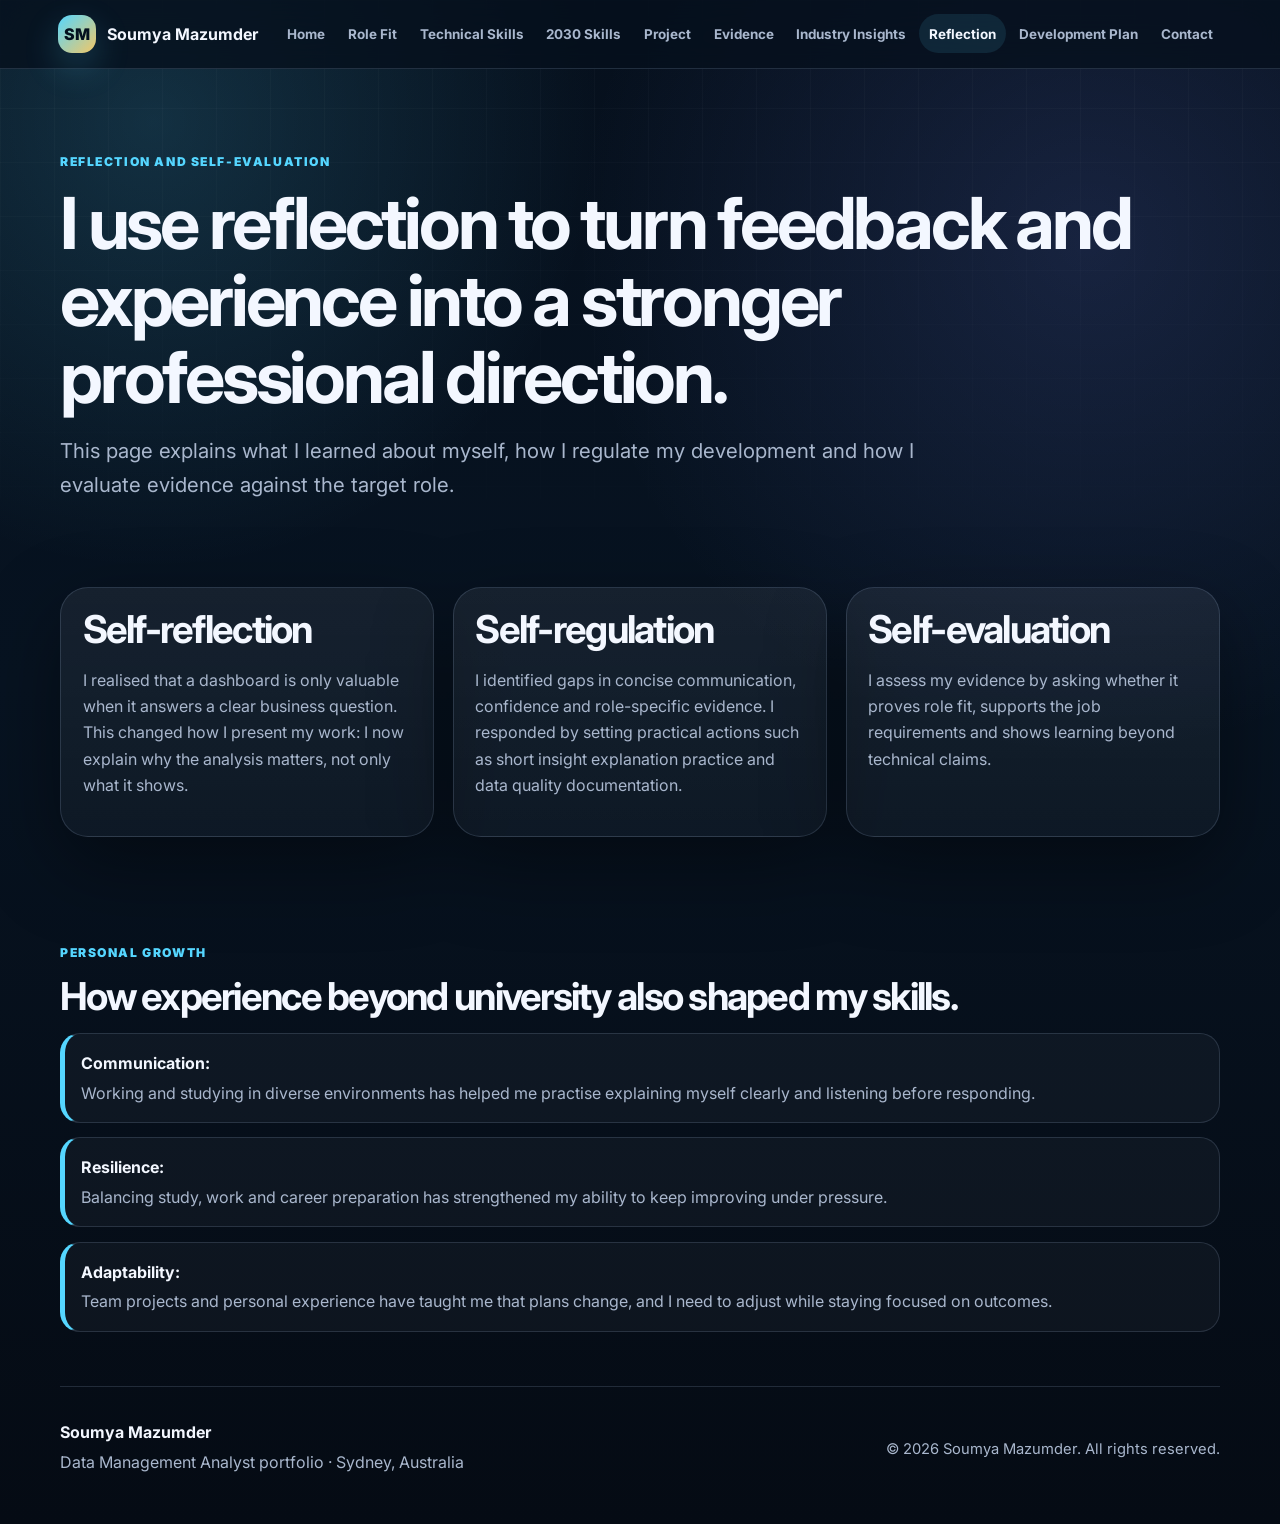
<file: reflection.html>
<!doctype html>
<html lang="en">
<head>
  <meta charset="utf-8">
  <meta name="viewport" content="width=device-width,initial-scale=1">
  <meta name="description" content="Reflection aligned with self-reflection, self-regulation, self-evaluation and growth mindset.">
  <title>Reflection | Soumya Mazumder</title>
  <link rel="preconnect" href="https://fonts.googleapis.com">
  <link rel="preconnect" href="https://fonts.gstatic.com" crossorigin>
  <link href="https://fonts.googleapis.com/css2?family=Inter:wght@400;500;600;700;800;900&display=swap" rel="stylesheet">
  <link rel="stylesheet" href="styles.css">
  <script defer src="script.js"></script>
</head>
<body>
<header class="site-header" id="top">
  <a class="brand" href="index.html" aria-label="Home"><span>SM</span><b>Soumya Mazumder</b></a>
  <button class="menu-toggle" aria-label="Open navigation" aria-expanded="false">☰</button>
  <nav class="nav" aria-label="Main navigation">
    <a href="index.html">Home</a>
    <a href="role-fit.html">Role Fit</a>
    <a href="technical-skills.html">Technical Skills</a>
    <a href="core-skills.html">2030 Skills</a>
    <a href="project.html">Project</a>
    <a href="evidence.html">Evidence</a>
    <a href="industry-insights.html">Industry Insights</a>
    <a href="reflection.html">Reflection</a>
    <a href="development-plan.html">Development Plan</a>
    <a href="contact.html">Contact</a>
  </nav>
</header>
<main>
<section class="page-hero reveal">
  <p class="eyebrow">Reflection and self-evaluation</p>
  <h1>I use reflection to turn feedback and experience into a stronger professional direction.</h1>
  <p class="lead">This page explains what I learned about myself, how I regulate my development and how I evaluate evidence against the target role.</p>
</section>

<section class="grid three reveal">
  <article class="card"><h2>Self-reflection</h2><p>I realised that a dashboard is only valuable when it answers a clear business question. This changed how I present my work: I now explain why the analysis matters, not only what it shows.</p></article>
  <article class="card"><h2>Self-regulation</h2><p>I identified gaps in concise communication, confidence and role-specific evidence. I responded by setting practical actions such as short insight explanation practice and data quality documentation.</p></article>
  <article class="card"><h2>Self-evaluation</h2><p>I assess my evidence by asking whether it proves role fit, supports the job requirements and shows learning beyond technical claims.</p></article>
</section>

<section class="section reveal">
  <p class="eyebrow">Personal growth</p>
  <h2>How experience beyond university also shaped my skills.</h2>
  <div class="timeline">
    <div><strong>Communication:</strong><span>Working and studying in diverse environments has helped me practise explaining myself clearly and listening before responding.</span></div>
    <div><strong>Resilience:</strong><span>Balancing study, work and career preparation has strengthened my ability to keep improving under pressure.</span></div>
    <div><strong>Adaptability:</strong><span>Team projects and personal experience have taught me that plans change, and I need to adjust while staying focused on outcomes.</span></div>
  </div>
</section>
</main><footer class="site-footer">
  <div>
    <strong>Soumya Mazumder</strong>
    <p>Data Management Analyst portfolio · Sydney, Australia</p>
  </div>
  <p class="copyright">© 2026 Soumya Mazumder. All rights reserved.</p>
</footer></body></html>
</file>
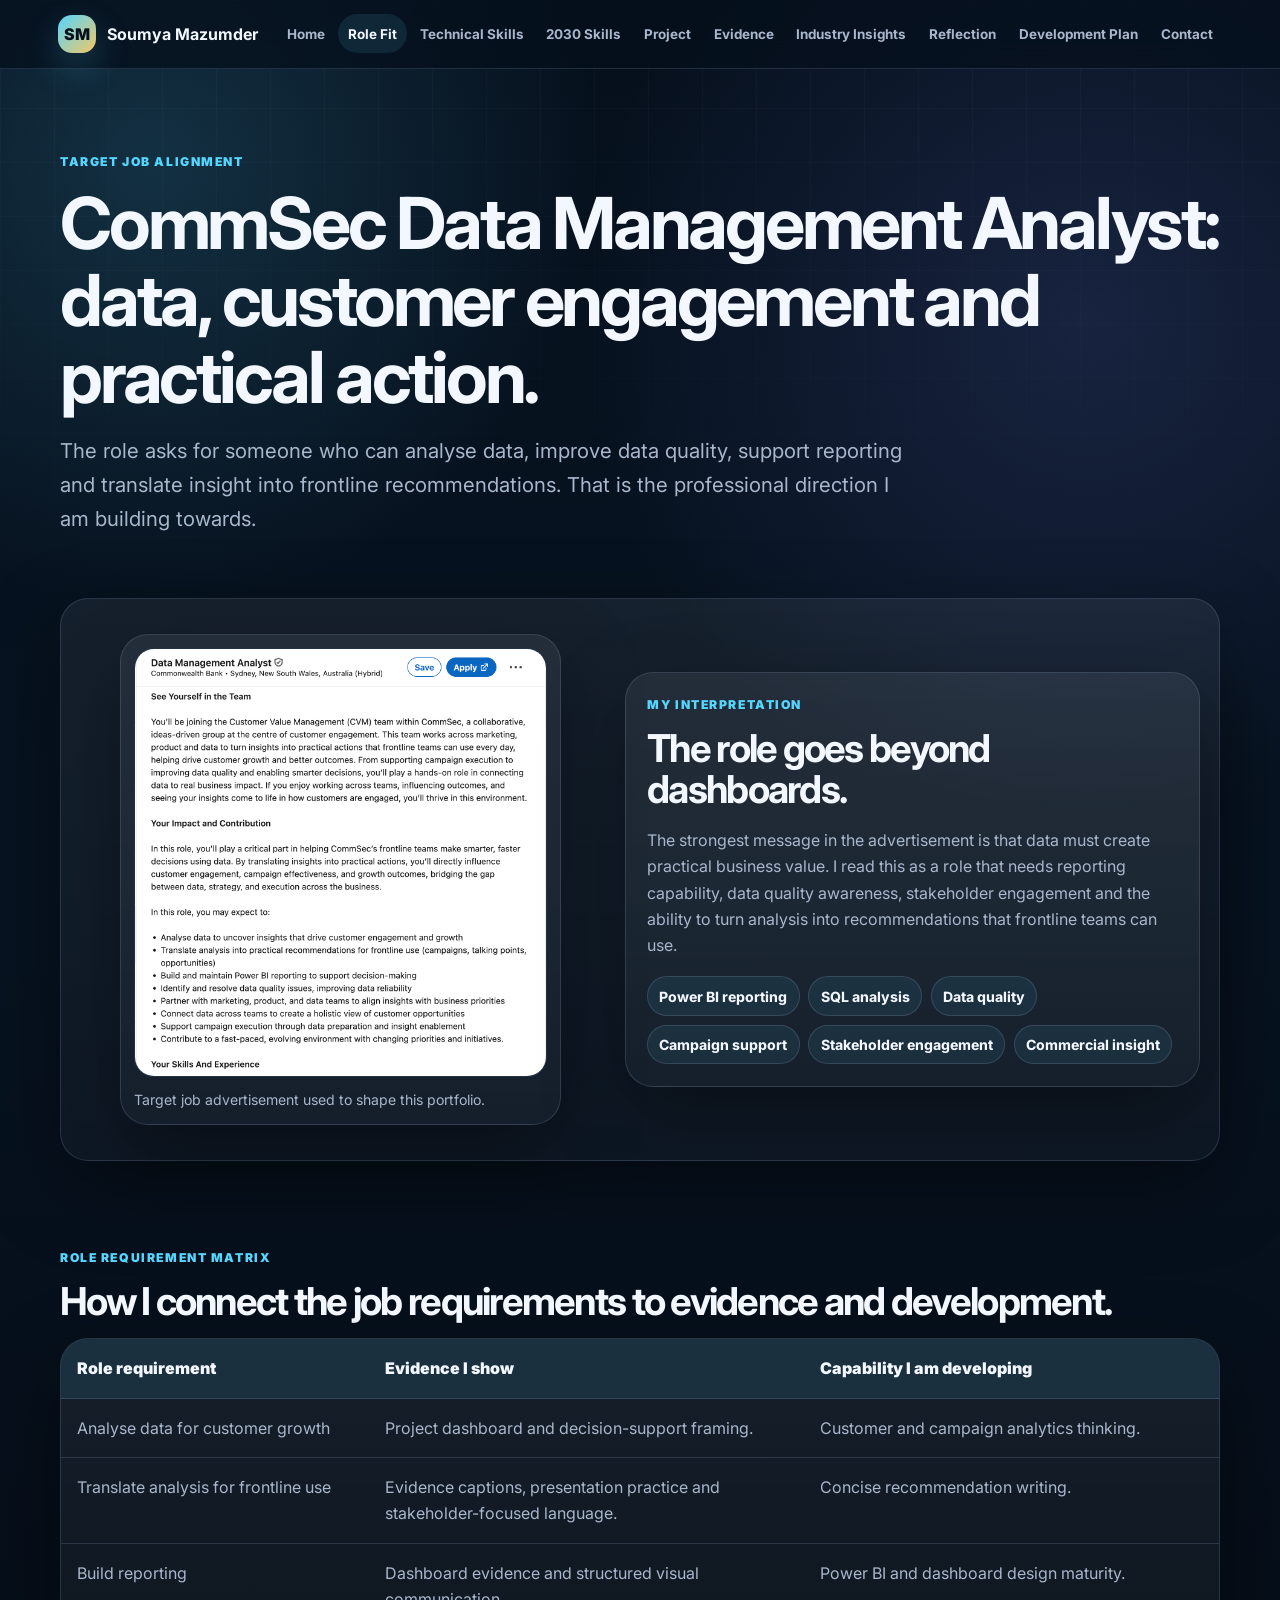
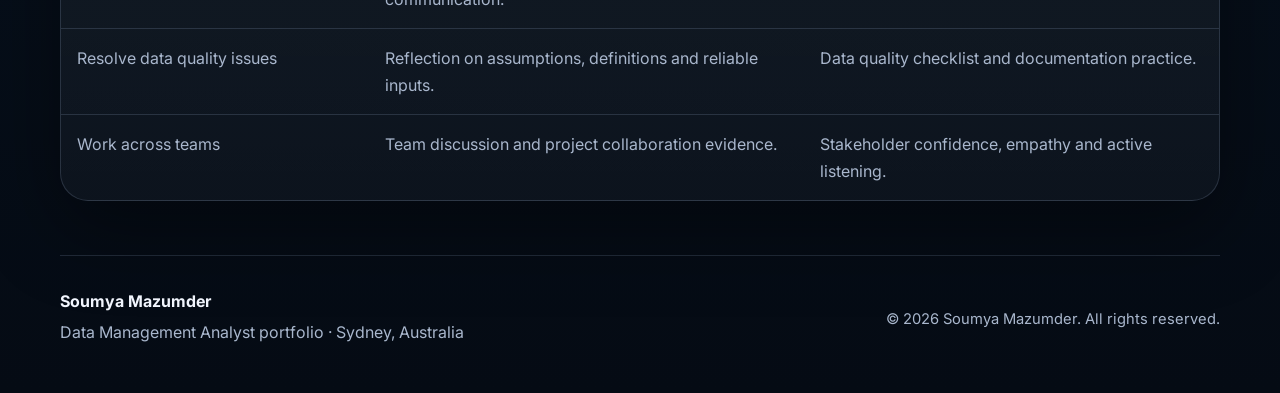
<file: role-fit.html>
<!doctype html>
<html lang="en">
<head>
  <meta charset="utf-8">
  <meta name="viewport" content="width=device-width,initial-scale=1">
  <meta name="description" content="Target role fit for CommSec Data Management Analyst position.">
  <title>Role Fit | Soumya Mazumder</title>
  <link rel="preconnect" href="https://fonts.googleapis.com">
  <link rel="preconnect" href="https://fonts.gstatic.com" crossorigin>
  <link href="https://fonts.googleapis.com/css2?family=Inter:wght@400;500;600;700;800;900&display=swap" rel="stylesheet">
  <link rel="stylesheet" href="styles.css">
  <script defer src="script.js"></script>
</head>
<body>
<header class="site-header" id="top">
  <a class="brand" href="index.html" aria-label="Home"><span>SM</span><b>Soumya Mazumder</b></a>
  <button class="menu-toggle" aria-label="Open navigation" aria-expanded="false">☰</button>
  <nav class="nav" aria-label="Main navigation">
    <a href="index.html">Home</a>
    <a href="role-fit.html">Role Fit</a>
    <a href="technical-skills.html">Technical Skills</a>
    <a href="core-skills.html">2030 Skills</a>
    <a href="project.html">Project</a>
    <a href="evidence.html">Evidence</a>
    <a href="industry-insights.html">Industry Insights</a>
    <a href="reflection.html">Reflection</a>
    <a href="development-plan.html">Development Plan</a>
    <a href="contact.html">Contact</a>
  </nav>
</header>
<main>
<section class="page-hero reveal">
  <p class="eyebrow">Target job alignment</p>
  <h1>CommSec Data Management Analyst: data, customer engagement and practical action.</h1>
  <p class="lead">The role asks for someone who can analyse data, improve data quality, support reporting and translate insight into frontline recommendations. That is the professional direction I am building towards.</p>
</section>

<section class="job-layout reveal">
  <figure class="image-frame contain">
    <img src="job-ad.png" alt="CommSec Data Management Analyst job advertisement screenshot">
    <figcaption>Target job advertisement used to shape this portfolio.</figcaption>
  </figure>
  <div class="card">
    <p class="eyebrow">My interpretation</p>
    <h2>The role goes beyond dashboards.</h2>
    <p>The strongest message in the advertisement is that data must create practical business value. I read this as a role that needs reporting capability, data quality awareness, stakeholder engagement and the ability to turn analysis into recommendations that frontline teams can use.</p>
    <div class="tags">
      <span>Power BI reporting</span><span>SQL analysis</span><span>Data quality</span><span>Campaign support</span><span>Stakeholder engagement</span><span>Commercial insight</span>
    </div>
  </div>
</section>

<section class="section reveal">
  <p class="eyebrow">Role requirement matrix</p>
  <h2>How I connect the job requirements to evidence and development.</h2>
  <div class="matrix">
    <div class="matrix-row head"><span>Role requirement</span><span>Evidence I show</span><span>Capability I am developing</span></div>
    <div class="matrix-row"><span>Analyse data for customer growth</span><span>Project dashboard and decision-support framing.</span><span>Customer and campaign analytics thinking.</span></div>
    <div class="matrix-row"><span>Translate analysis for frontline use</span><span>Evidence captions, presentation practice and stakeholder-focused language.</span><span>Concise recommendation writing.</span></div>
    <div class="matrix-row"><span>Build reporting</span><span>Dashboard evidence and structured visual communication.</span><span>Power BI and dashboard design maturity.</span></div>
    <div class="matrix-row"><span>Resolve data quality issues</span><span>Reflection on assumptions, definitions and reliable inputs.</span><span>Data quality checklist and documentation practice.</span></div>
    <div class="matrix-row"><span>Work across teams</span><span>Team discussion and project collaboration evidence.</span><span>Stakeholder confidence, empathy and active listening.</span></div>
  </div>
</section>
</main><footer class="site-footer">
  <div>
    <strong>Soumya Mazumder</strong>
    <p>Data Management Analyst portfolio · Sydney, Australia</p>
  </div>
  <p class="copyright">© 2026 Soumya Mazumder. All rights reserved.</p>
</footer></body></html>
</file>
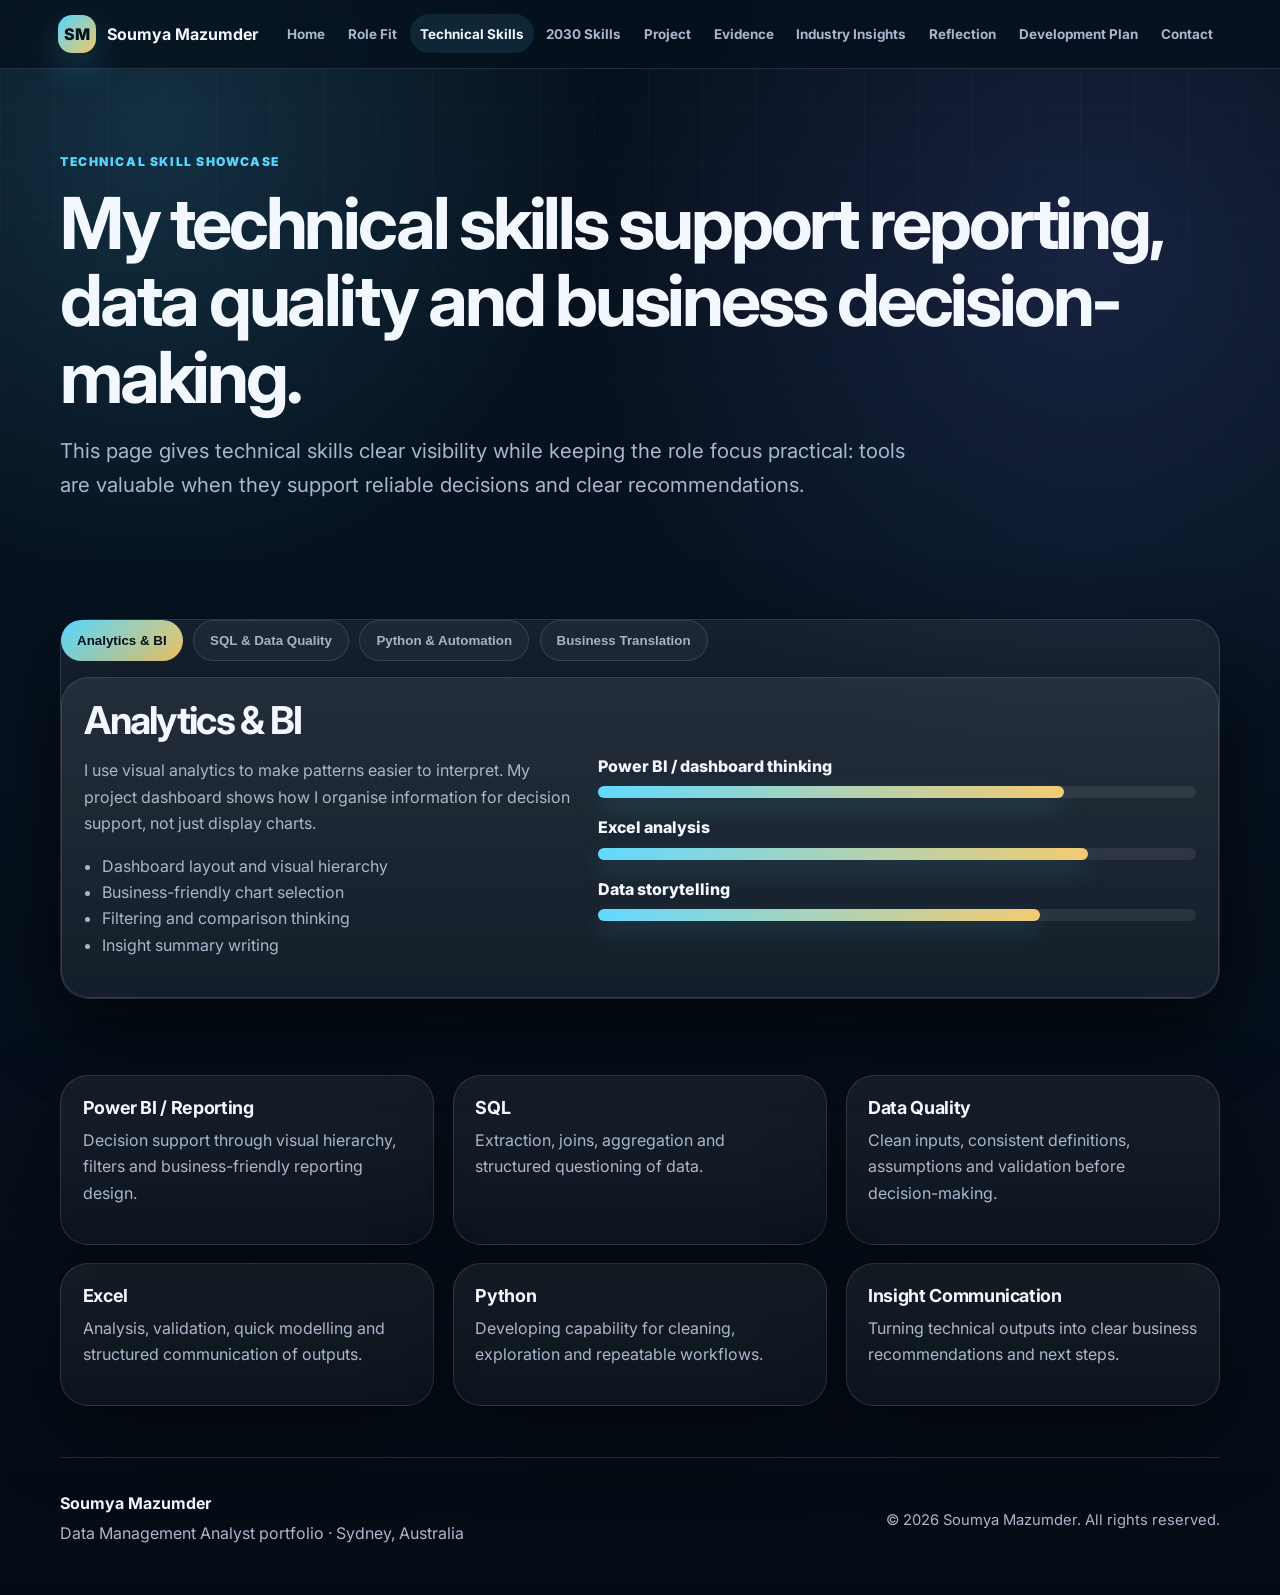
<file: technical-skills.html>
<!doctype html>
<html lang="en">
<head>
  <meta charset="utf-8">
  <meta name="viewport" content="width=device-width,initial-scale=1">
  <meta name="description" content="Interactive technical skills showcase for Power BI, SQL, data quality, Python and business translation.">
  <title>Technical Skills | Soumya Mazumder</title>
  <link rel="preconnect" href="https://fonts.googleapis.com">
  <link rel="preconnect" href="https://fonts.gstatic.com" crossorigin>
  <link href="https://fonts.googleapis.com/css2?family=Inter:wght@400;500;600;700;800;900&display=swap" rel="stylesheet">
  <link rel="stylesheet" href="styles.css">
  <script defer src="script.js"></script>
</head>
<body>
<header class="site-header" id="top">
  <a class="brand" href="index.html" aria-label="Home"><span>SM</span><b>Soumya Mazumder</b></a>
  <button class="menu-toggle" aria-label="Open navigation" aria-expanded="false">☰</button>
  <nav class="nav" aria-label="Main navigation">
    <a href="index.html">Home</a>
    <a href="role-fit.html">Role Fit</a>
    <a href="technical-skills.html">Technical Skills</a>
    <a href="core-skills.html">2030 Skills</a>
    <a href="project.html">Project</a>
    <a href="evidence.html">Evidence</a>
    <a href="industry-insights.html">Industry Insights</a>
    <a href="reflection.html">Reflection</a>
    <a href="development-plan.html">Development Plan</a>
    <a href="contact.html">Contact</a>
  </nav>
</header>
<main>
<section class="page-hero reveal">
  <p class="eyebrow">Technical skill showcase</p>
  <h1>My technical skills support reporting, data quality and business decision-making.</h1>
  <p class="lead">This page gives technical skills clear visibility while keeping the role focus practical: tools are valuable when they support reliable decisions and clear recommendations.</p>
</section>

<section class="section reveal">
  <div class="tab-shell">
    <div class="tabs" role="tablist">
      <button class="tab active" data-tab="tab-bi">Analytics & BI</button>
      <button class="tab" data-tab="tab-sql">SQL & Data Quality</button>
      <button class="tab" data-tab="tab-python">Python & Automation</button>
      <button class="tab" data-tab="tab-business">Business Translation</button>
    </div>

    <div class="tab-panel active" id="tab-bi">
      <div class="skill-detail">
        <div>
          <h2>Analytics & BI</h2>
          <p>I use visual analytics to make patterns easier to interpret. My project dashboard shows how I organise information for decision support, not just display charts.</p>
          <ul class="clean-list"><li>Dashboard layout and visual hierarchy</li><li>Business-friendly chart selection</li><li>Filtering and comparison thinking</li><li>Insight summary writing</li></ul>
        </div>
        <div class="bars">
          <div class="bar"><span>Power BI / dashboard thinking</span><i style="--level:78%"></i></div>
          <div class="bar"><span>Excel analysis</span><i style="--level:82%"></i></div>
          <div class="bar"><span>Data storytelling</span><i style="--level:74%"></i></div>
        </div>
      </div>
    </div>

    <div class="tab-panel" id="tab-sql">
      <div class="skill-detail">
        <div>
          <h2>SQL & Data Quality</h2>
          <p>I am strengthening SQL and data quality thinking because the target role depends on reliable data. I focus on definitions, joins, aggregation, validation and assumptions before presenting results.</p>
          <ul class="clean-list"><li>SELECT, JOIN, GROUP BY and filtering logic</li><li>Data validation and consistency checks</li><li>Category and field definition awareness</li><li>Documenting limitations before recommendations</li></ul>
        </div>
        <div class="bars">
          <div class="bar"><span>SQL querying</span><i style="--level:70%"></i></div>
          <div class="bar"><span>Data quality checks</span><i style="--level:76%"></i></div>
          <div class="bar"><span>Reporting structures</span><i style="--level:72%"></i></div>
        </div>
      </div>
    </div>

    <div class="tab-panel" id="tab-python">
      <div class="skill-detail">
        <div>
          <h2>Python & Automation</h2>
          <p>Python is a developing skill area. I see it as useful for cleaning, exploration and repeatable workflows when analysis needs to be more scalable than manual spreadsheet work.</p>
          <ul class="clean-list"><li>Data cleaning foundations</li><li>Basic exploratory analysis</li><li>Repeatable workflow mindset</li><li>Further development planned through projects</li></ul>
        </div>
        <div class="bars">
          <div class="bar"><span>Python foundations</span><i style="--level:52%"></i></div>
          <div class="bar"><span>Data cleaning logic</span><i style="--level:64%"></i></div>
          <div class="bar"><span>Problem solving</span><i style="--level:76%"></i></div>
        </div>
      </div>
    </div>

    <div class="tab-panel" id="tab-business">
      <div class="skill-detail">
        <div>
          <h2>Business Translation</h2>
          <p>This is the bridge between technical work and the job role. I developed this through project team collaboration and personal life experience beyond university, where communication, patience and adaptability matter in real situations.</p>
          <ul class="clean-list"><li>Explaining analysis to non-technical audiences</li><li>Turning findings into recommendations</li><li>Listening before proposing solutions</li><li>Adapting communication to the stakeholder</li></ul>
        </div>
        <div class="bars">
          <div class="bar"><span>Stakeholder communication</span><i style="--level:76%"></i></div>
          <div class="bar"><span>Commercial reasoning</span><i style="--level:72%"></i></div>
          <div class="bar"><span>Recommendation writing</span><i style="--level:70%"></i></div>
        </div>
      </div>
    </div>
  </div>
</section>

<section class="grid three reveal">
  <article class="card skill-card"><h3>Power BI / Reporting</h3><p>Decision support through visual hierarchy, filters and business-friendly reporting design.</p></article>
  <article class="card skill-card"><h3>SQL</h3><p>Extraction, joins, aggregation and structured questioning of data.</p></article>
  <article class="card skill-card"><h3>Data Quality</h3><p>Clean inputs, consistent definitions, assumptions and validation before decision-making.</p></article>
  <article class="card skill-card"><h3>Excel</h3><p>Analysis, validation, quick modelling and structured communication of outputs.</p></article>
  <article class="card skill-card"><h3>Python</h3><p>Developing capability for cleaning, exploration and repeatable workflows.</p></article>
  <article class="card skill-card"><h3>Insight Communication</h3><p>Turning technical outputs into clear business recommendations and next steps.</p></article>
</section>
</main><footer class="site-footer">
  <div>
    <strong>Soumya Mazumder</strong>
    <p>Data Management Analyst portfolio · Sydney, Australia</p>
  </div>
  <p class="copyright">© 2026 Soumya Mazumder. All rights reserved.</p>
</footer></body></html>
</file>
<file: styles.css>
:root{--bg:#06101d;--panel:rgba(15,31,52,.78);--strong:#101f35;--text:#f3f7ff;--muted:#a9b7cd;--line:rgba(180,205,240,.16);--accent:#55d6ff;--accent2:#7a8cff;--gold:#f2c766;--success:#83f0c8;--green:#6ee7b7;--shadow:0 28px 80px rgba(0,0,0,.40);--radius:28px}
*{box-sizing:border-box}html{scroll-behavior:smooth}body{margin:0;min-height:100vh;font-family:Inter,system-ui,-apple-system,BlinkMacSystemFont,"Segoe UI",sans-serif;background:radial-gradient(circle at 12% 8%,rgba(85,214,255,.16),transparent 28rem),radial-gradient(circle at 85% 16%,rgba(122,140,255,.15),transparent 32rem),linear-gradient(180deg,#06101d 0%,#071321 45%,#050b14 100%);color:var(--text);line-height:1.65;overflow-x:hidden}
body:before{content:"";position:fixed;inset:0;pointer-events:none;background-image:linear-gradient(rgba(255,255,255,.035) 1px,transparent 1px),linear-gradient(90deg,rgba(255,255,255,.035) 1px,transparent 1px);background-size:54px 54px;mask-image:linear-gradient(to bottom,rgba(0,0,0,.8),transparent 70%)}
a{color:inherit;text-decoration:none}img{display:block;max-width:100%}.site-header{position:sticky;top:0;z-index:100;display:flex;align-items:center;gap:1rem;padding:.9rem 4.5%;background:rgba(6,16,29,.78);backdrop-filter:blur(18px);border-bottom:1px solid var(--line)}
.brand{display:inline-flex;align-items:center;gap:.7rem;margin-right:auto;font-weight:850}.brand span{width:38px;height:38px;display:grid;place-items:center;border-radius:14px;color:#04111f;background:linear-gradient(135deg,var(--accent),var(--gold));box-shadow:0 14px 35px rgba(85,214,255,.22)}
.nav{display:flex;align-items:center;gap:.18rem;flex-wrap:wrap;justify-content:flex-end}.nav a{color:var(--muted);padding:.52rem .62rem;border-radius:999px;font-size:.84rem;font-weight:700;transition:.25s}.nav a:hover,.nav a.active{color:var(--text);background:rgba(85,214,255,.105)}
.menu-toggle{display:none;color:var(--text);background:var(--strong);border:1px solid var(--line);border-radius:14px;padding:.55rem .75rem;cursor:pointer}main{width:min(1160px,92%);margin:0 auto}
.hero{min-height:88vh;display:grid;grid-template-columns:1.15fr .85fr;gap:3rem;align-items:center;padding:5.5rem 0 4rem}.page-hero{padding:5.2rem 0 2.6rem}.eyebrow{margin:0 0 .8rem;color:var(--accent);text-transform:uppercase;letter-spacing:.13em;font-size:.76rem;font-weight:900}
h1,h2,h3{margin-top:0;letter-spacing:-.045em;line-height:1.08}h1{font-size:clamp(2.35rem,5.6vw,5rem);margin-bottom:1.1rem}h2{font-size:clamp(1.6rem,3vw,2.45rem);margin-bottom:1rem}h3{font-size:1.12rem;margin-bottom:.6rem;letter-spacing:-.02em}p{color:var(--muted);margin-top:0}.lead{font-size:clamp(1.06rem,1.7vw,1.28rem);max-width:860px}
.hero-actions{display:flex;gap:.85rem;flex-wrap:wrap;margin:1.75rem 0 1.35rem}.btn{border:1px solid var(--line);border-radius:999px;padding:.92rem 1.15rem;display:inline-flex;align-items:center;justify-content:center;font-weight:850;transition:.2s}.btn:hover{transform:translateY(-2px)}.btn.primary{color:#04111f;border:0;background:linear-gradient(135deg,var(--accent),var(--gold));box-shadow:0 18px 45px rgba(85,214,255,.20)}.btn.secondary{background:rgba(255,255,255,.035);color:var(--text)}
.profile-hero,.card,.contact-card,.job-layout,.project-layout,.matrix,.skill-detail,.tab-shell,.image-frame,.skill-orbit,.tooltip-card,.evidence-card{background:linear-gradient(180deg,rgba(255,255,255,.062),rgba(255,255,255,.03));border:1px solid var(--line);border-radius:var(--radius);box-shadow:var(--shadow)}
.profile-hero{overflow:hidden}.profile-hero img{width:100%;height:560px;object-fit:cover;object-position:center top}.profile-hero div{padding:1.35rem}.status{display:inline-flex;align-items:center;gap:.45rem;color:var(--success);font-weight:800;font-size:.9rem}.status:before{content:"";width:9px;height:9px;border-radius:99px;background:var(--success);box-shadow:0 0 0 6px rgba(131,240,200,.12)}
.capability-snapshot{display:grid;grid-template-columns:repeat(3,1fr);gap:.9rem;margin-top:1.5rem}.capability-snapshot article{padding:1rem;border:1px solid var(--line);border-radius:20px;background:rgba(255,255,255,.035)}.capability-snapshot h3{color:var(--text);margin-bottom:.4rem}.capability-snapshot p{font-size:.93rem;margin:0}
.section{padding:3.4rem 0}.grid{display:grid;gap:1.15rem;margin:1.4rem 0 3.2rem}.grid.two{grid-template-columns:repeat(2,1fr)}.grid.three{grid-template-columns:repeat(3,1fr)}.card{padding:1.35rem}.card.accent{border-color:rgba(85,214,255,.32);background:linear-gradient(135deg,rgba(85,214,255,.12),rgba(122,140,255,.05))}
.value-grid,.process-grid{display:grid;grid-template-columns:repeat(4,1fr);gap:1rem}.process-grid{grid-template-columns:repeat(5,1fr)}.value-grid article,.process-grid article,.road-step{padding:.95rem;border:1px solid var(--line);background:rgba(255,255,255,.035);border-radius:20px;transition:.25s}.value-grid article:hover,.process-grid article:hover,.skill-card:hover,.evidence-card:hover{transform:translateY(-4px);border-color:rgba(85,214,255,.35)}.value-grid span,.process-grid span,.road-step span{color:var(--gold);font-weight:900;font-size:.82rem}
.two-col,.job-layout,.project-layout,.contact-layout{display:grid;grid-template-columns:.95fr 1.05fr;gap:1.5rem;align-items:center}.quick-links{display:grid;gap:.75rem}.quick-links a,.text-link{color:var(--accent);font-weight:800}.quick-links a{padding:1rem 1.15rem;border:1px solid var(--line);border-radius:18px;background:rgba(255,255,255,.04);transition:.22s}.quick-links a:hover{transform:translateX(6px)}
.job-layout,.project-layout{padding:1.2rem;margin-bottom:2rem}.image-frame{overflow:hidden;padding:.8rem}.image-frame img{width:100%;border-radius:20px;border:1px solid var(--line);object-fit:cover}.image-frame.contain img{height:auto;object-fit:contain;background:#081522}.image-frame figcaption,.dashboard-link span{display:block;color:var(--muted);font-size:.88rem;margin-top:.7rem}
.tags{display:flex;flex-wrap:wrap;gap:.55rem;margin-top:1.1rem}.tags span{padding:.45rem .7rem;border:1px solid var(--line);border-radius:999px;color:var(--text);background:rgba(85,214,255,.08);font-size:.88rem;font-weight:750}
.matrix{overflow:hidden}.matrix-row{display:grid;grid-template-columns:.8fr 1.15fr 1.05fr;gap:1rem;padding:1rem;border-bottom:1px solid var(--line)}.matrix-row:last-child{border-bottom:0}.matrix-row.head{background:rgba(85,214,255,.10);font-weight:900}.matrix-row span{color:var(--muted)}.matrix-row.head span{color:var(--text)}
.tabs{display:flex;flex-wrap:wrap;gap:.65rem;margin-bottom:1rem}.tab{cursor:pointer;border:1px solid var(--line);border-radius:999px;padding:.75rem 1rem;color:var(--muted);background:rgba(255,255,255,.035);font-weight:850}.tab.active{color:#04111f;background:linear-gradient(135deg,var(--accent),var(--gold));border:0}.tab-panel{display:none}.tab-panel.active{display:block;animation:fadeUp .45s ease both}.skill-detail{display:grid;grid-template-columns:.9fr 1.1fr;gap:1.5rem;align-items:center;padding:1.4rem}.clean-list{color:var(--muted);padding-left:1.1rem}.bars{display:grid;gap:1rem}.bar span{display:block;font-weight:800;margin-bottom:.45rem}.bar:after{content:"";display:block;height:12px;border-radius:999px;background:rgba(255,255,255,.08)}.bar i{display:block;height:12px;width:var(--level);margin-bottom:-12px;border-radius:999px;background:linear-gradient(90deg,var(--accent),var(--gold));box-shadow:0 10px 24px rgba(85,214,255,.18)}
.skill-orbit{position:relative;min-height:690px;margin-bottom:1rem;background:radial-gradient(circle at center,rgba(85,214,255,.18),transparent 18rem),rgba(255,255,255,.035);overflow:hidden}.skill-orbit:before,.skill-orbit:after{content:"";position:absolute;border:1px dashed rgba(255,255,255,.15);border-radius:999px}.skill-orbit:before{inset:12%}.skill-orbit:after{inset:26%}.orbit-core{position:absolute;left:50%;top:50%;transform:translate(-50%,-50%);width:170px;height:170px;border-radius:999px;background:linear-gradient(135deg,var(--accent),var(--gold));display:grid;place-items:center;text-align:center;color:#04111f;font-weight:900;z-index:3}.orbit-node{position:absolute;z-index:4;border:1px solid rgba(85,214,255,.28);background:rgba(16,31,53,.96);color:var(--text);border-radius:22px;padding:.9rem 1rem;font-weight:850;box-shadow:0 18px 38px rgba(0,0,0,.25);cursor:pointer;transition:.2s}.orbit-node:hover,.orbit-node.active{transform:translateY(-4px);border-color:var(--accent);color:var(--accent)}.n1{left:38%;top:8%}.n2{right:9%;top:20%}.n3{right:10%;bottom:20%}.n4{left:36%;bottom:8%}.n5{left:7%;bottom:22%}.n6{left:8%;top:22%}.n7{left:19%;top:47%}.n8{right:19%;top:47%}.tooltip-card{padding:1rem 1.2rem;margin-bottom:3rem}.tooltip-card strong{color:var(--text)}.tooltip-card a{color:var(--accent);font-weight:850}.tooltip-card.pop{animation:fadeUp .25s ease both}
.accordion{display:grid;gap:.7rem}.accordion-btn{width:100%;text-align:left;padding:1rem;border-radius:18px;border:1px solid var(--line);background:rgba(255,255,255,.04);color:var(--text);font-weight:850;cursor:pointer}.accordion-panel{display:none;padding:1rem;border:1px solid var(--line);border-radius:18px;background:rgba(255,255,255,.03)}.accordion-panel.open{display:block;animation:fadeUp .3s ease both}
.evidence-four{display:grid;gap:1.2rem;margin:1rem 0 4rem}.evidence-card{display:grid;grid-template-columns:.8fr 1.2fr;gap:1rem;align-items:center;padding:1rem;transition:.25s}.evidence-card .image-frame{box-shadow:none}.evidence-card img{max-height:330px}
.insight-grid{display:grid;grid-template-columns:repeat(3,1fr);gap:1.1rem;margin:1rem 0 4rem}.insight-card{padding:1.35rem;border:1px solid var(--line);border-radius:var(--radius);background:linear-gradient(180deg,rgba(85,214,255,.09),rgba(255,255,255,.035));box-shadow:var(--shadow)}.insight-title{display:inline-block;color:var(--accent);font-weight:900;line-height:1.25;margin-bottom:1rem}blockquote{margin:0 0 1rem;padding-left:1rem;border-left:4px solid var(--gold);color:var(--text);font-size:1.08rem;font-weight:800}.role-connection{display:block;margin-top:1rem;color:var(--green);font-weight:850}
.timeline{display:grid;gap:.9rem}.timeline div{padding:1rem;border:1px solid var(--line);border-left:5px solid var(--accent);border-radius:20px;background:rgba(255,255,255,.035)}.timeline span{display:block;color:var(--muted);margin-top:.2rem}.roadmap{display:grid;grid-template-columns:repeat(4,1fr);gap:1rem;margin:1rem 0 3rem}
.contact-photo img{border-radius:var(--radius);border:1px solid var(--line);box-shadow:var(--shadow);max-height:680px;width:100%;object-fit:cover;object-position:center top}.contact-card{padding:1.7rem}.contact-card a{color:var(--accent);font-weight:700}.social-cards{display:grid;grid-template-columns:1fr 1fr;gap:.9rem;margin-top:1.2rem}.social-card{overflow:hidden;min-height:190px;display:flex;flex-direction:column;justify-content:space-between;border:1px solid var(--line);border-radius:22px;background:rgba(255,255,255,.04);transition:.25s}.social-card:hover{transform:translateY(-4px);border-color:rgba(85,214,255,.36)}.social-card img{height:140px;width:100%;object-fit:contain;object-position:center top;background:#081522}.social-card span{padding:.85rem;font-weight:900}.github-card{justify-content:center;align-items:center;text-align:center;background:linear-gradient(135deg,rgba(85,214,255,.11),rgba(242,199,102,.06))}.github-icon{font-size:2rem;color:var(--text)!important}.visit-note{margin-top:1.25rem;color:var(--gold);font-weight:800}
.site-footer{width:min(1160px,92%);margin:0 auto;padding:2rem 0 3rem;border-top:1px solid var(--line);display:flex;align-items:center;justify-content:space-between;gap:1rem}.site-footer p{margin:.25rem 0 0}.copyright{color:var(--muted);font-size:.92rem}.reveal{opacity:0;transform:translateY(18px);transition:.75s}.reveal.visible{opacity:1;transform:translateY(0)}@keyframes fadeUp{from{opacity:0;transform:translateY(10px)}to{opacity:1;transform:translateY(0)}}
@media(max-width:1100px){.nav a{font-size:.78rem;padding:.45rem .48rem}.value-grid,.process-grid,.roadmap{grid-template-columns:repeat(2,1fr)}.insight-grid{grid-template-columns:1fr}}
@media(max-width:920px){.hero,.two-col,.job-layout,.project-layout,.contact-layout,.skill-detail,.evidence-card{grid-template-columns:1fr}.grid.two,.grid.three{grid-template-columns:1fr}.matrix-row{grid-template-columns:1fr}.matrix-row.head{display:none}.skill-orbit{min-height:auto;padding:1rem;display:grid;gap:.8rem}.skill-orbit:before,.skill-orbit:after{display:none}.orbit-core,.orbit-node{position:static;transform:none;width:auto;height:auto;border-radius:22px}.profile-hero img{height:430px}.capability-snapshot{grid-template-columns:1fr}}
@media(max-width:760px){.site-header{flex-wrap:wrap}.menu-toggle{display:block}.nav{display:none;width:100%;flex-direction:column;align-items:stretch}.nav.open{display:flex}.nav a{border-radius:14px}.social-cards,.value-grid,.process-grid,.roadmap{grid-template-columns:1fr}h1{font-size:clamp(2.15rem,12vw,3.2rem)}.site-footer{flex-direction:column;align-items:flex-start}}
</file>
